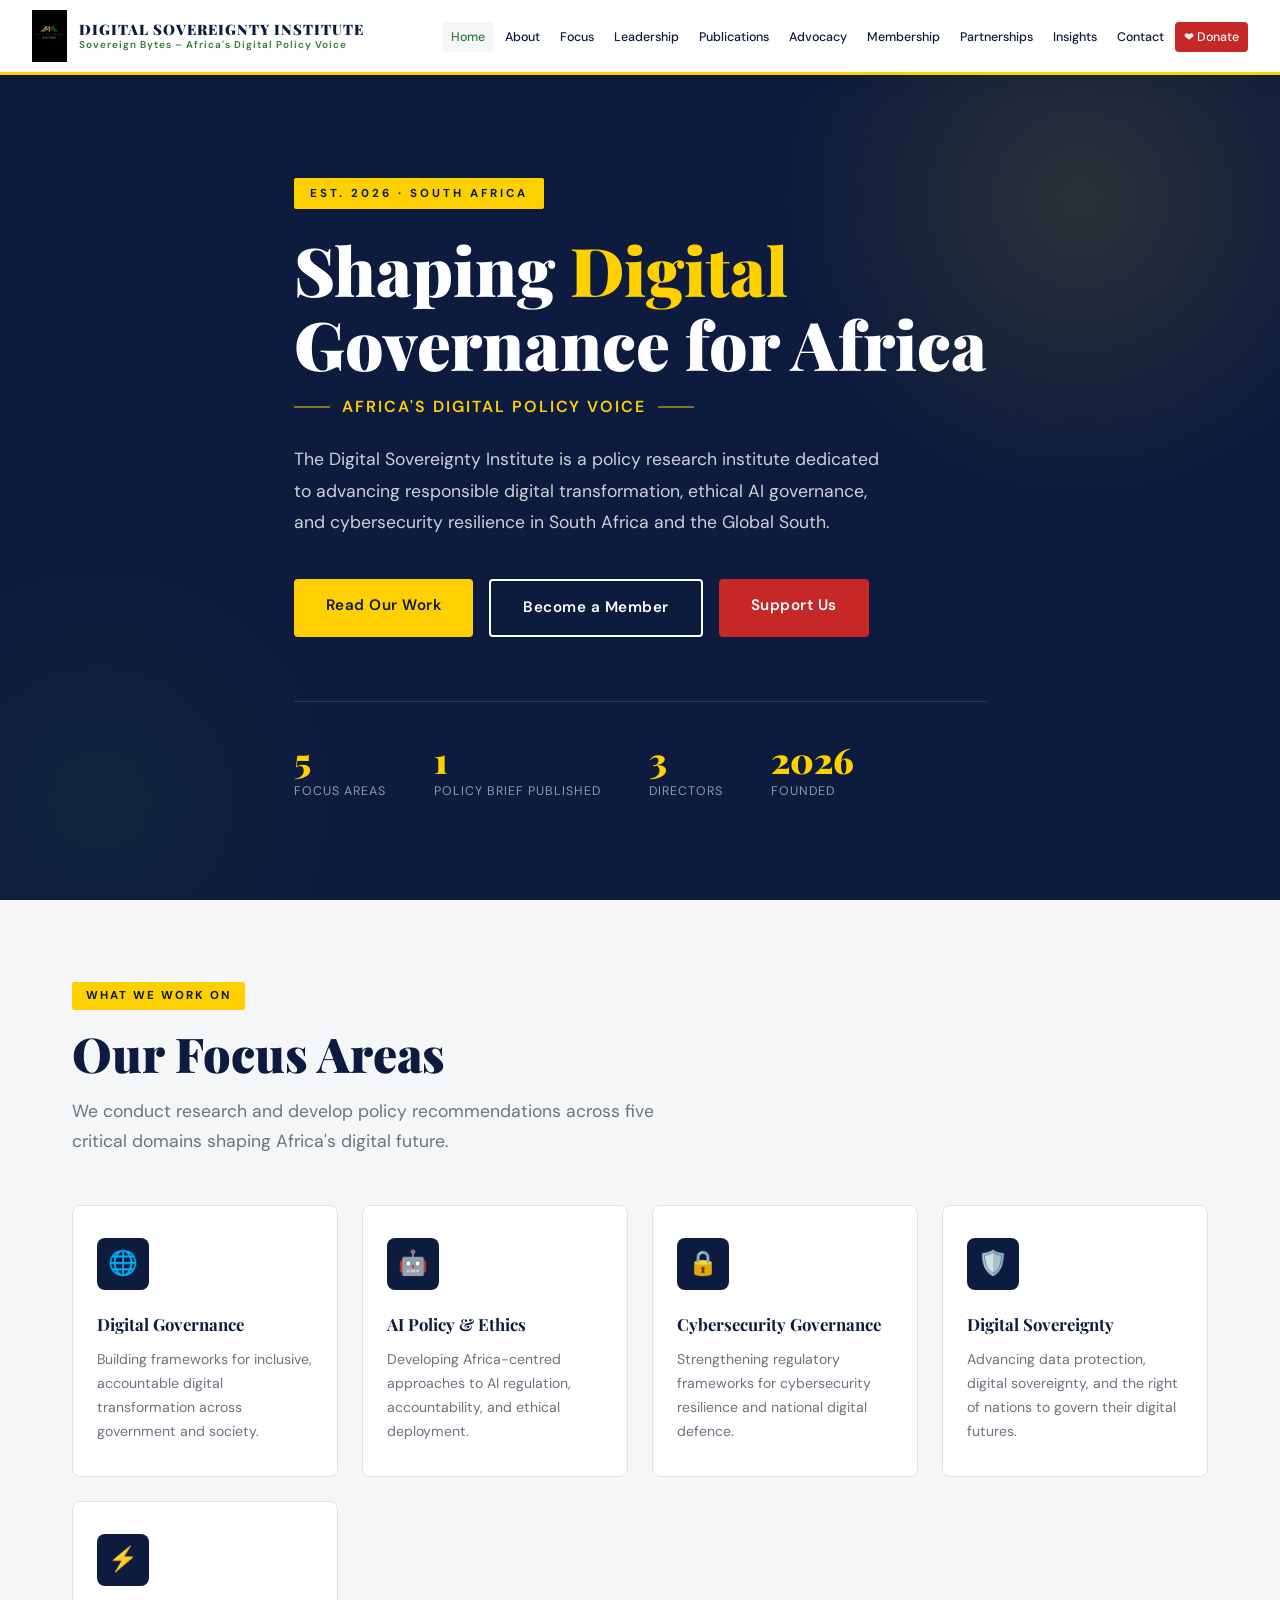
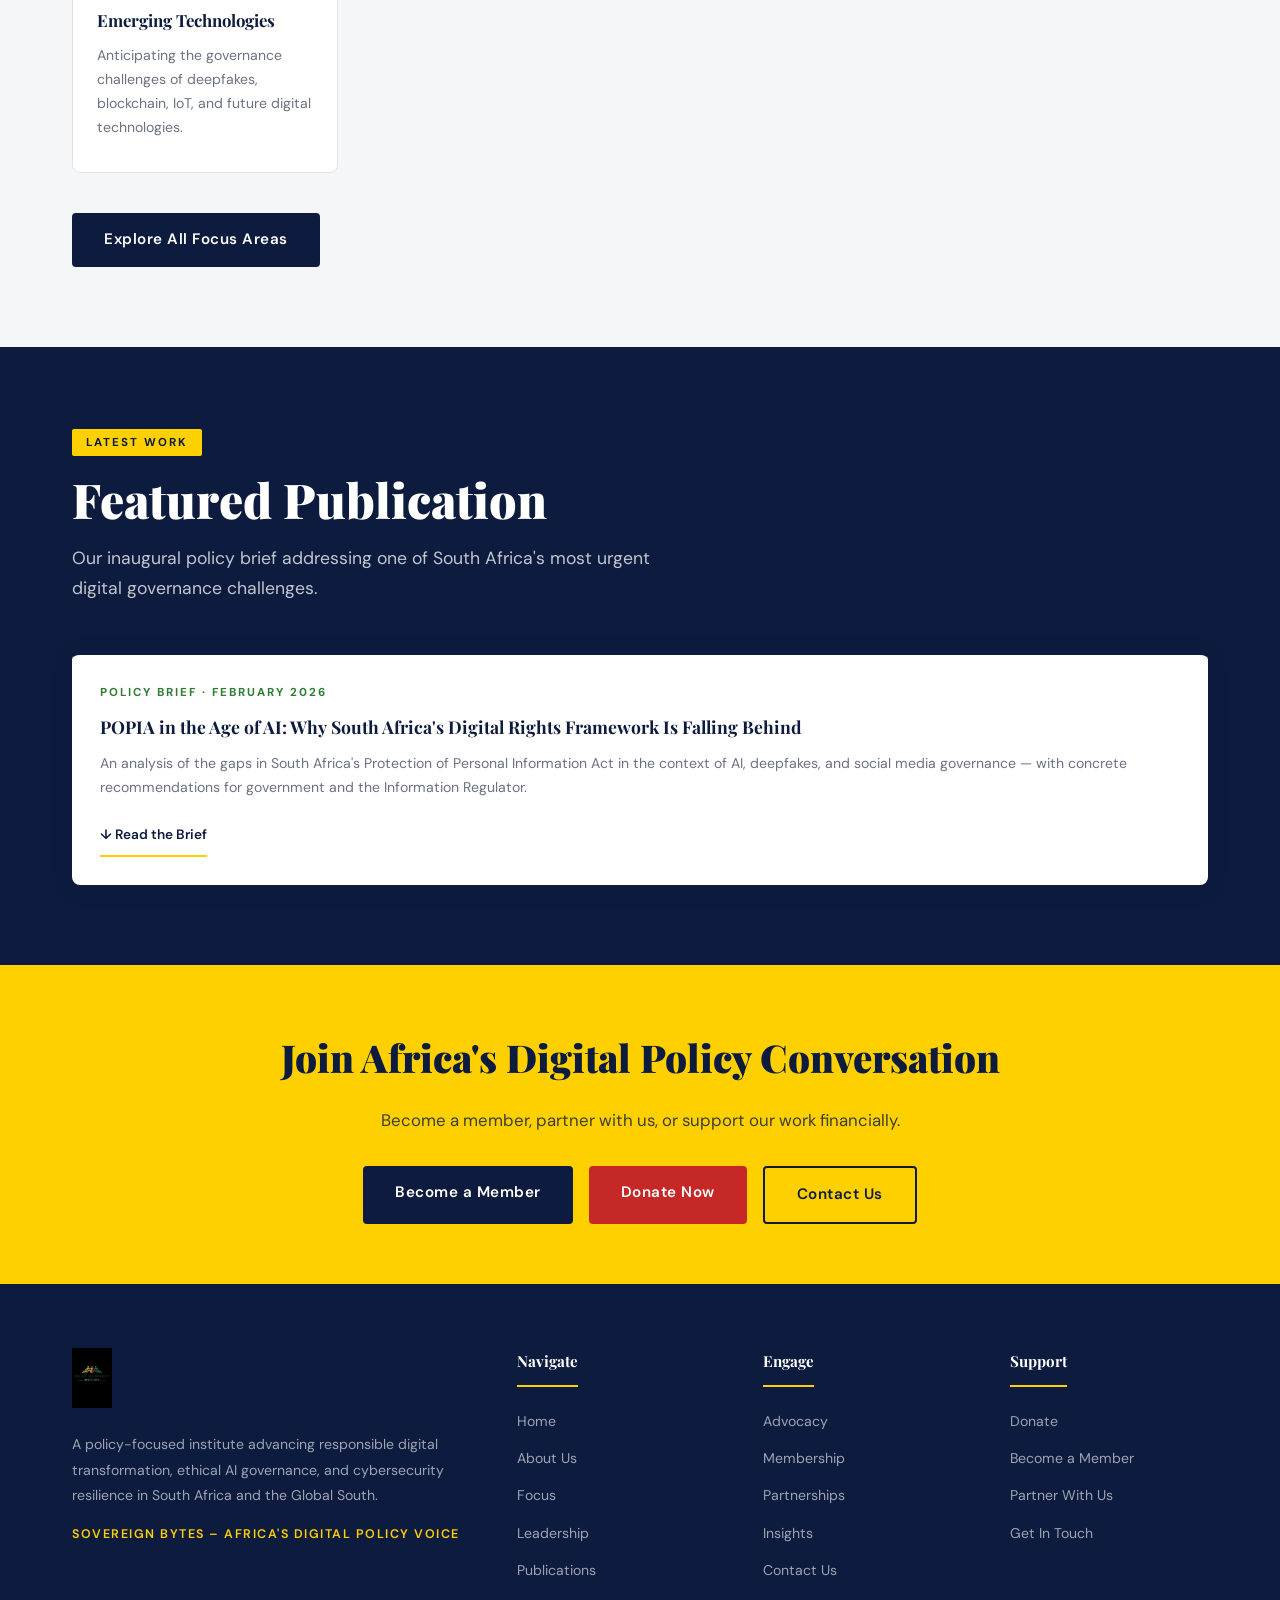
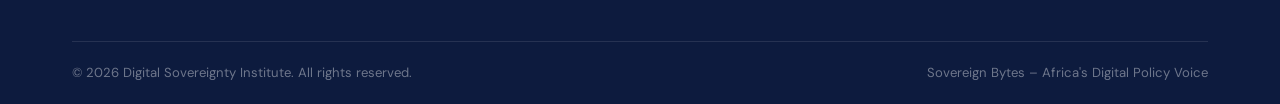
<file: index.html>
<!DOCTYPE html>
<html lang="en">
<head>
  <meta charset="UTF-8">
  <meta name="viewport" content="width=device-width, initial-scale=1.0">
  <title>Digital Sovereignty Institute |Africa's Digital Policy Voice</title>
  <link rel="stylesheet" href="css/style.css">
</head>
<body>
<div id="navbar-placeholder"></div>

<!-- HERO -->
<section class="hero">
  <div class="container">
    <div class="hero-content">
      <div class="hero-tag">Est. 2026 · South Africa</div>
      <h1>Shaping <span>Digital</span><br>Governance for Africa</h1>
      <div class="hero-tagline">Africa's Digital Policy Voice</div>
      <p>The Digital Sovereignty Institute is a policy research institute dedicated to advancing responsible digital transformation, ethical AI governance, and cybersecurity resilience in South Africa and the Global South.</p>
      <div class="hero-buttons">
        <a href="publications.html" class="btn btn-primary">Read Our Work</a>
        <a href="membership.html" class="btn btn-outline">Become a Member</a>
        <a href="donate.html" class="btn btn-donate">Support Us</a>
      </div>
      <div class="hero-stats">
        <div><div class="hero-stat-num">5</div><div class="hero-stat-label">Focus Areas</div></div>
        <div><div class="hero-stat-num">1</div><div class="hero-stat-label">Policy Brief Published</div></div>
        <div><div class="hero-stat-num">3</div><div class="hero-stat-label">Directors</div></div>
        <div><div class="hero-stat-num">2026</div><div class="hero-stat-label">Founded</div></div>
      </div>
    </div>
  </div>
</section>

<!-- FOCUS AREAS PREVIEW -->
<section class="section section-light">
  <div class="container">
    <div class="tag">What We Work On</div>
    <h2 class="section-title">Our Focus Areas</h2>
    <p class="section-sub">We conduct research and develop policy recommendations across five critical domains shaping Africa's digital future.</p>
    <div class="focus-grid">
      <div class="focus-card">
        <div class="focus-icon">🌐</div>
        <h3>Digital Governance</h3>
        <p>Building frameworks for inclusive, accountable digital transformation across government and society.</p>
      </div>
      <div class="focus-card">
        <div class="focus-icon">🤖</div>
        <h3>AI Policy & Ethics</h3>
        <p>Developing Africa-centred approaches to AI regulation, accountability, and ethical deployment.</p>
      </div>
      <div class="focus-card">
        <div class="focus-icon">🔒</div>
        <h3>Cybersecurity Governance</h3>
        <p>Strengthening regulatory frameworks for cybersecurity resilience and national digital defence.</p>
      </div>
      <div class="focus-card">
        <div class="focus-icon">🛡️</div>
        <h3>Digital Sovereignty</h3>
        <p>Advancing data protection, digital sovereignty, and the right of nations to govern their digital futures.</p>
      </div>
      <div class="focus-card">
        <div class="focus-icon">⚡</div>
        <h3>Emerging Technologies</h3>
        <p>Anticipating the governance challenges of deepfakes, blockchain, IoT, and future digital technologies.</p>
      </div>
    </div>
    <div style="margin-top:2.5rem;"><a href="focus-areas.html" class="btn btn-navy">Explore All Focus Areas</a></div>
  </div>
</section>

<!-- FEATURED PUBLICATION -->
<section class="section section-dark">
  <div class="container">
    <div class="tag">Latest Work</div>
    <h2 class="section-title light">Featured Publication</h2>
    <p class="section-sub light">Our inaugural policy brief addressing one of South Africa's most urgent digital governance challenges.</p>
    <div class="pub-grid">
      <div class="pub-card">
        <div class="pub-card-body">
          <div class="pub-type">Policy Brief · February 2026</div>
          <h3>POPIA in the Age of AI: Why South Africa's Digital Rights Framework Is Falling Behind</h3>
          <p>An analysis of the gaps in South Africa's Protection of Personal Information Act in the context of AI, deepfakes, and social media governance — with concrete recommendations for government and the Information Regulator.</p>
          <a href="publications.html" class="pub-download">↓ Read the Brief</a>
        </div>
      </div>
    </div>
  </div>
</section>

<!-- CTA -->
<div class="cta-strip">
  <div class="container">
    <h2>Join Africa's Digital Policy Conversation</h2>
    <p>Become a member, partner with us, or support our work financially.</p>
    <div class="cta-buttons">
      <a href="membership.html" class="btn btn-navy">Become a Member</a>
      <a href="donate.html" class="btn btn-donate">Donate Now</a>
      <a href="contact.html" class="btn btn-outline" style="color:var(--navy);border-color:var(--navy);">Contact Us</a>
    </div>
  </div>
</div>

<div id="footer-placeholder"></div>
<script src="js/components.js"></script>
<script src="js/main.js"></script>
</body>
</html>
</file>
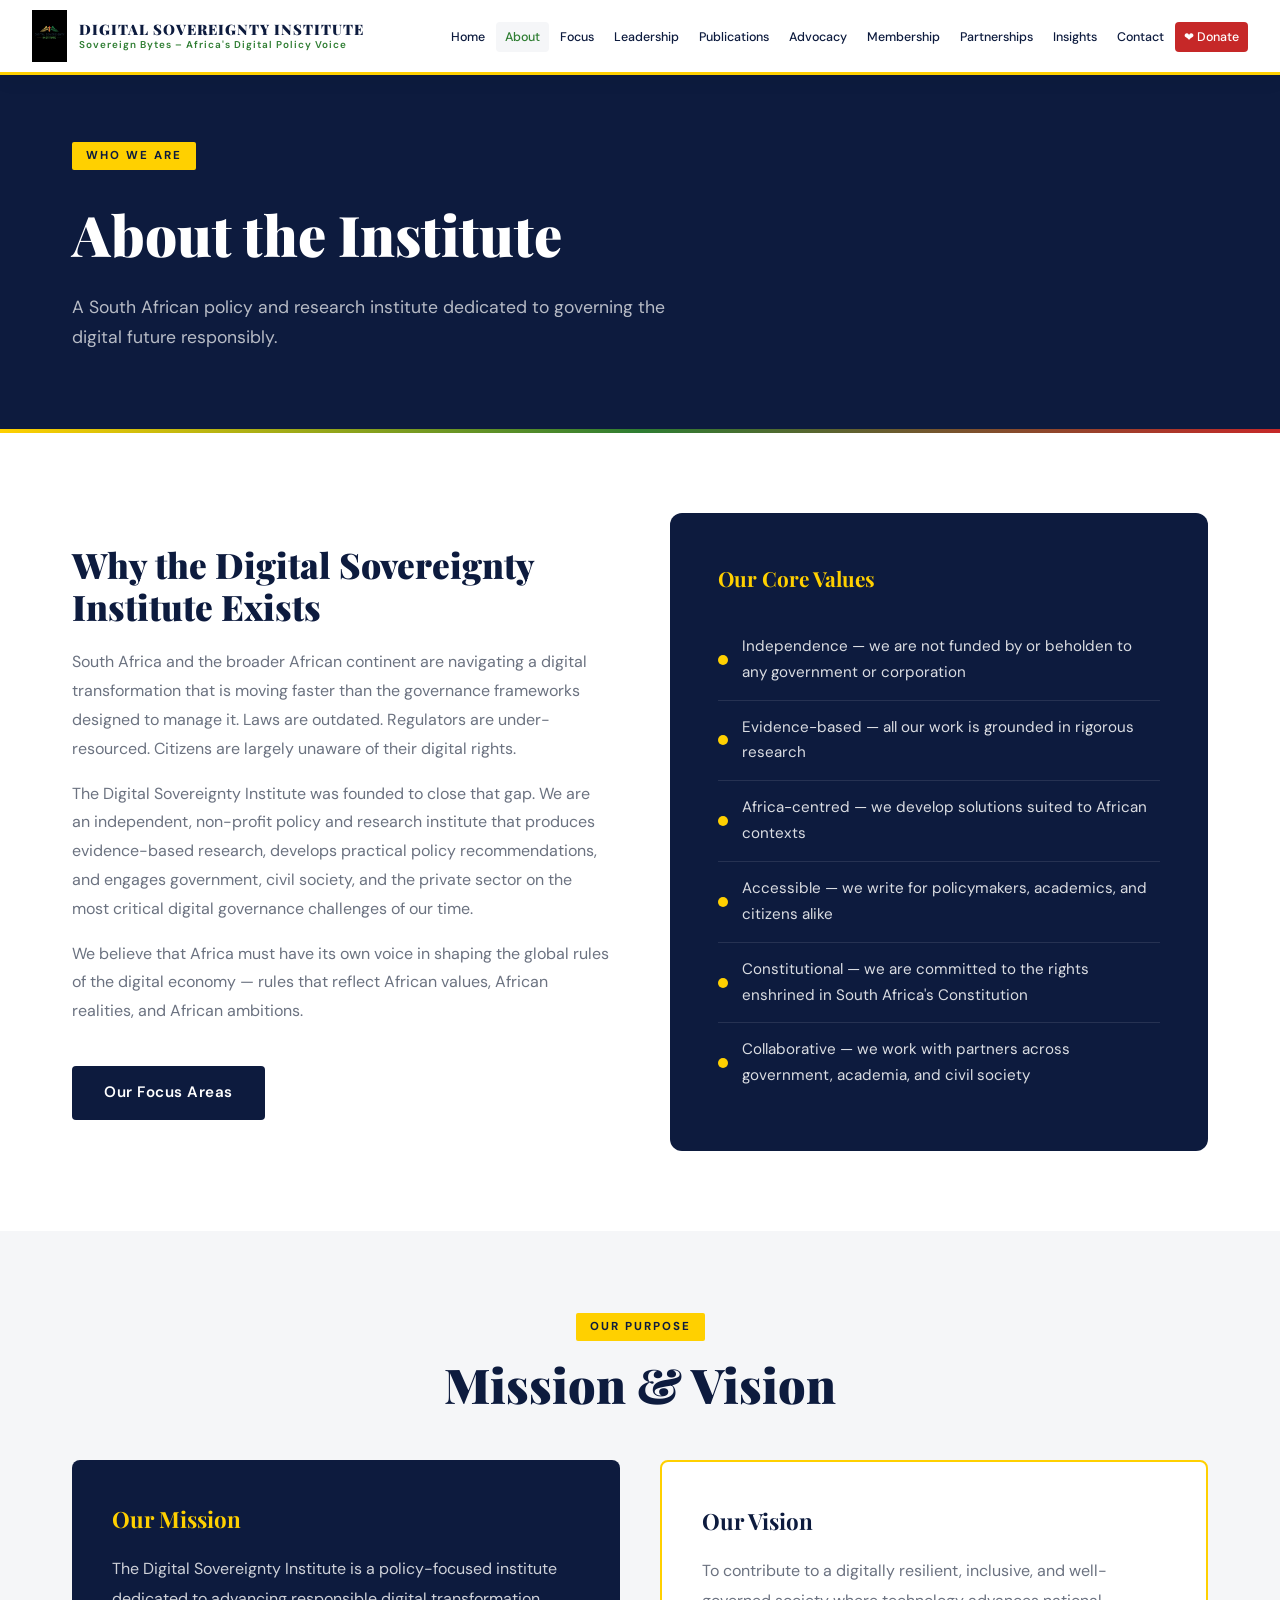
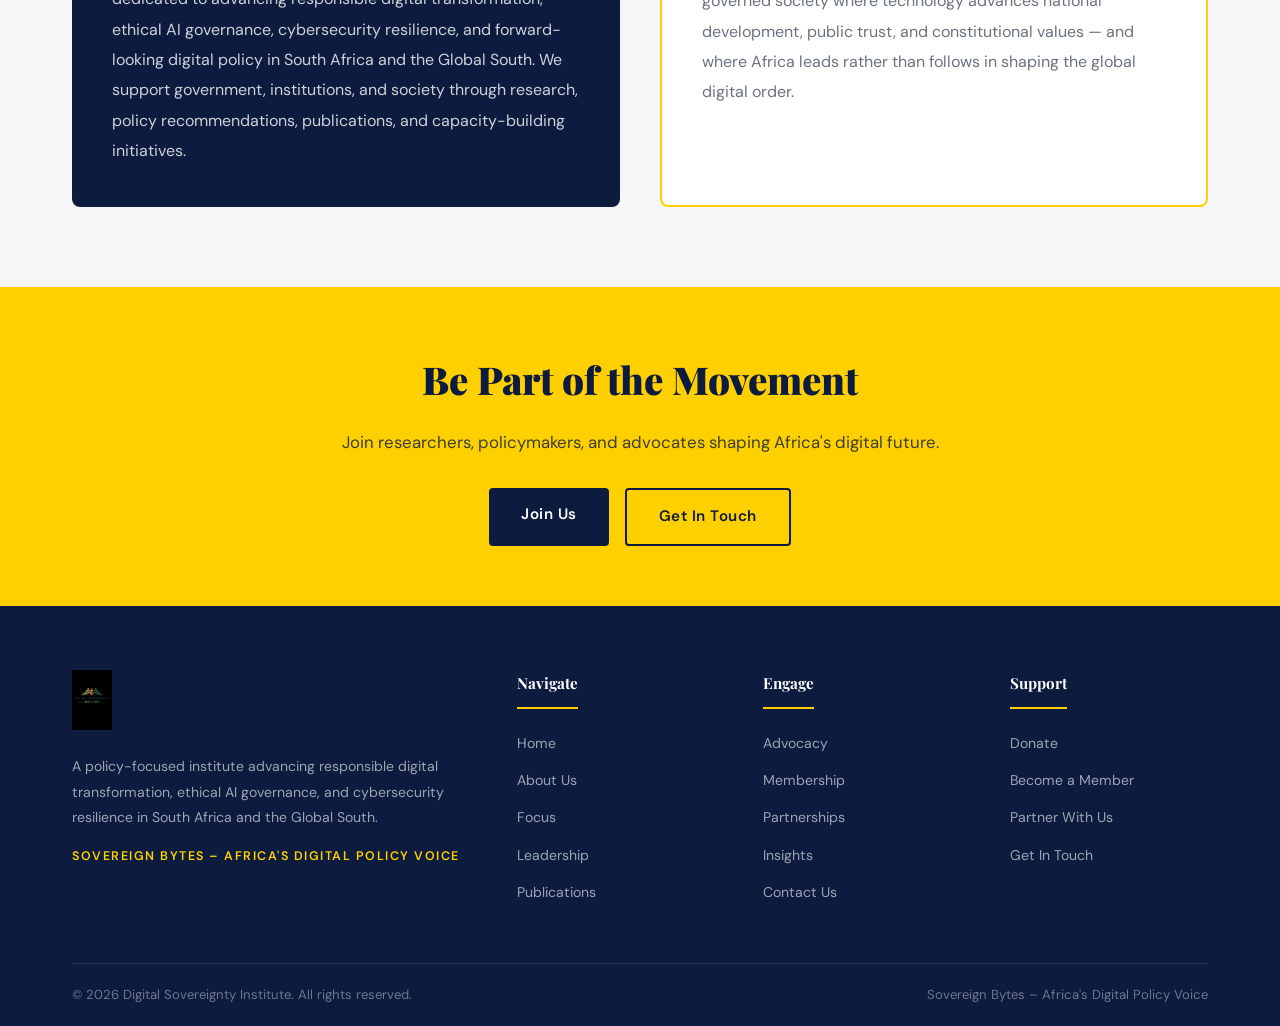
<file: about.html>
<!DOCTYPE html>
<html lang="en">
<head>
  <meta charset="UTF-8">
  <meta name="viewport" content="width=device-width, initial-scale=1.0">
  <title>About | Digital Sovereignty Institute</title>
  <link rel="stylesheet" href="css/style.css">
</head>
<body>
<div id="navbar-placeholder"></div>
<div class="page-header"><div class="container"><div class="tag">Who We Are</div><h1>About the Institute</h1><p>A South African policy and research institute dedicated to governing the digital future responsibly.</p></div></div>

<section class="section">
  <div class="container">
    <div class="mission-grid">
      <div class="mission-text">
        <h2>Why the Digital Sovereignty Institute Exists</h2>
        <p>South Africa and the broader African continent are navigating a digital transformation that is moving faster than the governance frameworks designed to manage it. Laws are outdated. Regulators are under-resourced. Citizens are largely unaware of their digital rights.</p>
        <p>The Digital Sovereignty Institute was founded to close that gap. We are an independent, non-profit policy and research institute that produces evidence-based research, develops practical policy recommendations, and engages government, civil society, and the private sector on the most critical digital governance challenges of our time.</p>
        <p>We believe that Africa must have its own voice in shaping the global rules of the digital economy — rules that reflect African values, African realities, and African ambitions.</p>
        <a href="focus-areas.html" class="btn btn-navy" style="margin-top:1.5rem;">Our Focus Areas</a>
      </div>
      <div class="mission-visual">
        <h3 style="font-family:var(--font-display);color:var(--yellow);font-size:1.3rem;margin-bottom:24px;">Our Core Values</h3>
        <ul class="value-list">
          <li><span class="value-dot"></span>Independence — we are not funded by or beholden to any government or corporation</li>
          <li><span class="value-dot"></span>Evidence-based — all our work is grounded in rigorous research</li>
          <li><span class="value-dot"></span>Africa-centred — we develop solutions suited to African contexts</li>
          <li><span class="value-dot"></span>Accessible — we write for policymakers, academics, and citizens alike</li>
          <li><span class="value-dot"></span>Constitutional — we are committed to the rights enshrined in South Africa's Constitution</li>
          <li><span class="value-dot"></span>Collaborative — we work with partners across government, academia, and civil society</li>
        </ul>
      </div>
    </div>
  </div>
</section>

<section class="section section-light">
  <div class="container text-center">
    <div class="tag">Our Purpose</div>
    <h2 class="section-title">Mission & Vision</h2>
    <div style="display:grid;grid-template-columns:1fr 1fr;gap:40px;margin-top:3rem;text-align:left;">
      <div style="background:var(--navy);padding:40px;border-radius:8px;">
        <h3 style="font-family:var(--font-display);color:var(--yellow);font-size:1.4rem;margin-bottom:16px;">Our Mission</h3>
        <p style="color:rgba(255,255,255,0.8);line-height:1.9;">The Digital Sovereignty Institute is a policy-focused institute dedicated to advancing responsible digital transformation, ethical AI governance, cybersecurity resilience, and forward-looking digital policy in South Africa and the Global South. We support government, institutions, and society through research, policy recommendations, publications, and capacity-building initiatives.</p>
      </div>
      <div style="background:var(--white);padding:40px;border-radius:8px;border:2px solid var(--yellow);">
        <h3 style="font-family:var(--font-display);color:var(--navy);font-size:1.4rem;margin-bottom:16px;">Our Vision</h3>
        <p style="color:var(--text-grey);line-height:1.9;">To contribute to a digitally resilient, inclusive, and well-governed society where technology advances national development, public trust, and constitutional values — and where Africa leads rather than follows in shaping the global digital order.</p>
      </div>
    </div>
  </div>
</section>

<div class="cta-strip"><div class="container"><h2>Be Part of the Movement</h2><p>Join researchers, policymakers, and advocates shaping Africa's digital future.</p><div class="cta-buttons"><a href="membership.html" class="btn btn-navy">Join Us</a><a href="contact.html" class="btn btn-outline" style="color:var(--navy);border-color:var(--navy);">Get In Touch</a></div></div></div>

<div id="footer-placeholder"></div>
<script src="js/components.js"></script>
<script src="js/main.js"></script>
</body>
</html>
</file>
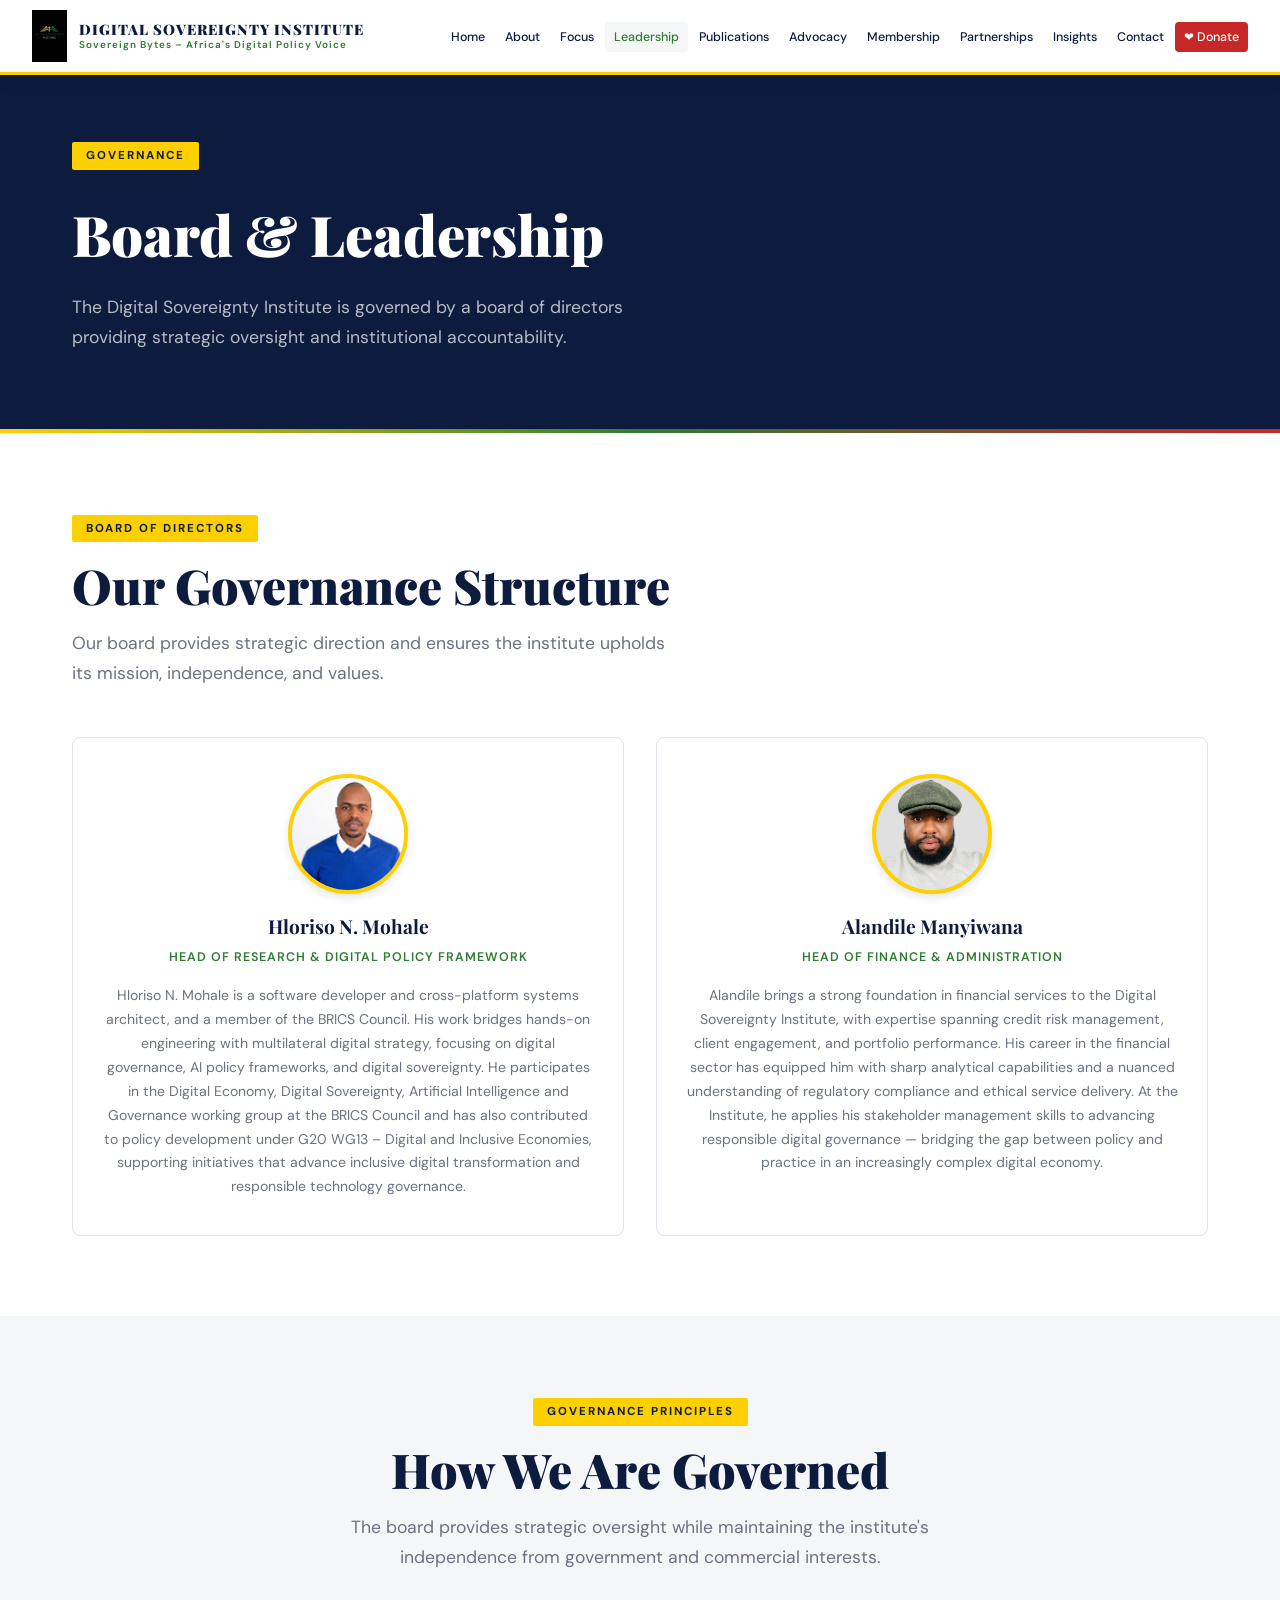
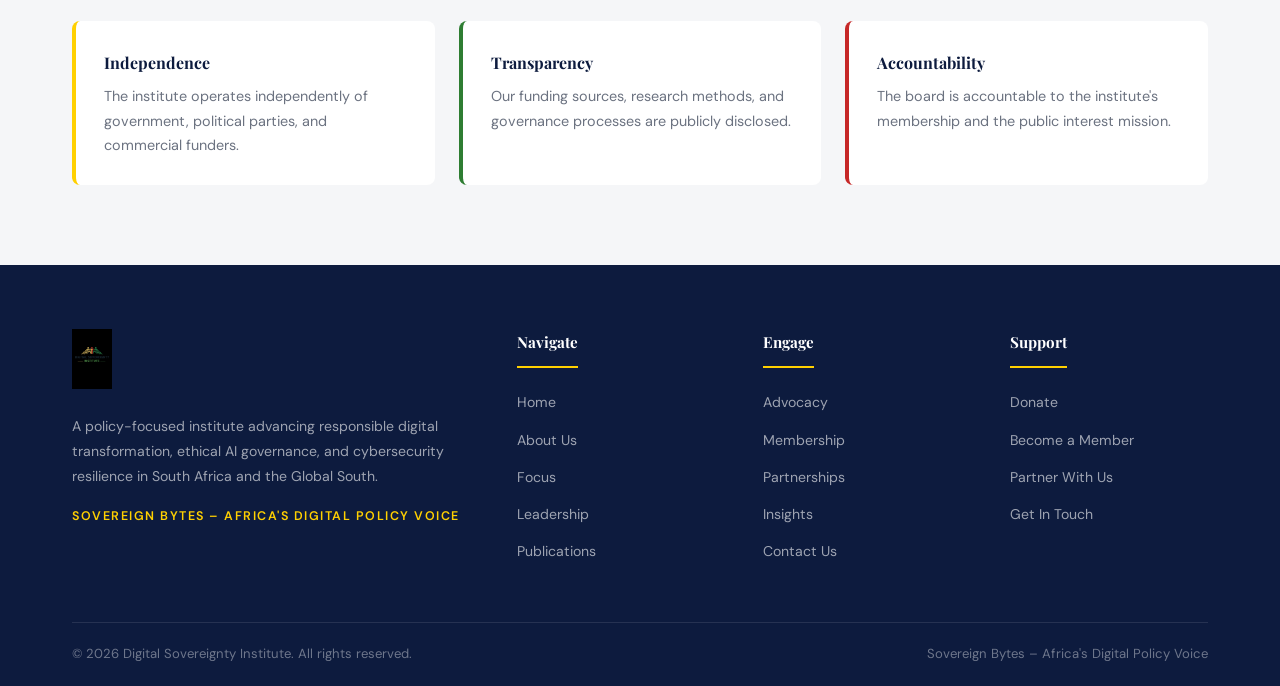
<file: board.html>
<!DOCTYPE html>
<html lang="en">
<head>
  <meta charset="UTF-8"><meta name="viewport" content="width=device-width, initial-scale=1.0">
  <title>Leadership | Digital Sovereignty Institute</title>
  <link rel="stylesheet" href="css/style.css">
</head>
<body>
<div id="navbar-placeholder"></div>
<div class="page-header"><div class="container"><div class="tag">Governance</div><h1>Board & Leadership</h1><p>The Digital Sovereignty Institute is governed by a board of directors providing strategic oversight and institutional accountability.</p></div></div>

<section class="section">
  <div class="container">
    <div class="tag">Board of Directors</div>
    <h2 class="section-title">Our Governance Structure</h2>
    <p class="section-sub">Our board provides strategic direction and ensures the institute upholds its mission, independence, and values.</p>
    <div class="board-grid">

     <div class="board-card">
  <div class="board-avatar">
    <img 
      src="images/Hloriso.png" 
      alt="Hloriso N. Mohale, Head of Research & Digital Policy Framework" 
      class="avatar-image">
  </div>
  <h3>Hloriso N. Mohale</h3>
  <div class="role">Head of Research & Digital Policy Framework</div>
  <p>Hloriso N. Mohale is a software developer and cross-platform systems architect, and a member of the BRICS Council. His work bridges hands-on engineering with multilateral digital strategy, focusing on digital governance, AI policy frameworks, and digital sovereignty.
     He participates in the Digital Economy, Digital Sovereignty, Artificial Intelligence and Governance working group at the BRICS Council and has also contributed to policy development under G20 WG13 – Digital and Inclusive Economies, supporting initiatives that advance inclusive digital transformation and responsible technology governance.</p>
</div>

    <div class="board-card">
  <div class="board-avatar">
    <img 
      src="images/Tshezi.png" 
      alt="Alandile Manyiwana, Head of Finance & Administration" 
      class="avatar-image">
  </div>
  <h3>Alandile Manyiwana</h3>
  <div class="role">Head of Finance & Administration</div>
  <p>Alandile brings a strong foundation in financial services to the Digital Sovereignty Institute, with expertise spanning credit risk management, client engagement, and portfolio performance. His career in the financial sector has equipped him with sharp analytical capabilities and a nuanced understanding of regulatory compliance and ethical service delivery. At the Institute, he applies his stakeholder management skills to advancing responsible digital governance — bridging the gap between policy and practice in an increasingly complex digital economy.</p>
</div>

      <!--<div class="board-card">
  <div class="board-avatar">
    <img 
      src="images/Bekezela.png" 
      alt="Bekezela Jamela, Head of Legal & Regulatory Affairs" 
      class="avatar-image">
  </div>
  <h3>Bekezela Jamela</h3>
  <div class="role">Head of Legal & Regulatory Affairs</div>
  <p>A digital governance practitioner and policy specialist with experience in public interest advocacy, digital rights, and regulatory policy in South Africa.</p>
</div>-->

    </div>
  </div>
</section>

<section class="section section-light">
  <div class="container text-center">
    <div class="tag">Governance Principles</div>
    <h2 class="section-title">How We Are Governed</h2>
    <p class="section-sub" style="margin:0 auto 3rem;">The board provides strategic oversight while maintaining the institute's independence from government and commercial interests.</p>
    <div style="display:grid;grid-template-columns:repeat(auto-fit,minmax(220px,1fr));gap:24px;text-align:left;">
      <div style="background:var(--white);padding:28px;border-radius:8px;border-left:4px solid var(--yellow);"><h4 style="color:var(--navy);margin-bottom:8px;font-family:var(--font-display);">Independence</h4><p style="font-size:0.9rem;color:var(--text-grey);">The institute operates independently of government, political parties, and commercial funders.</p></div>
      <div style="background:var(--white);padding:28px;border-radius:8px;border-left:4px solid var(--green);"><h4 style="color:var(--navy);margin-bottom:8px;font-family:var(--font-display);">Transparency</h4><p style="font-size:0.9rem;color:var(--text-grey);">Our funding sources, research methods, and governance processes are publicly disclosed.</p></div>
      <div style="background:var(--white);padding:28px;border-radius:8px;border-left:4px solid var(--red);"><h4 style="color:var(--navy);margin-bottom:8px;font-family:var(--font-display);">Accountability</h4><p style="font-size:0.9rem;color:var(--text-grey);">The board is accountable to the institute's membership and the public interest mission.</p></div>
    </div>
  </div>
</section>

<div id="footer-placeholder"></div>
<script src="js/components.js"></script>
<script src="js/main.js"></script>
</body>
</html>
</file>
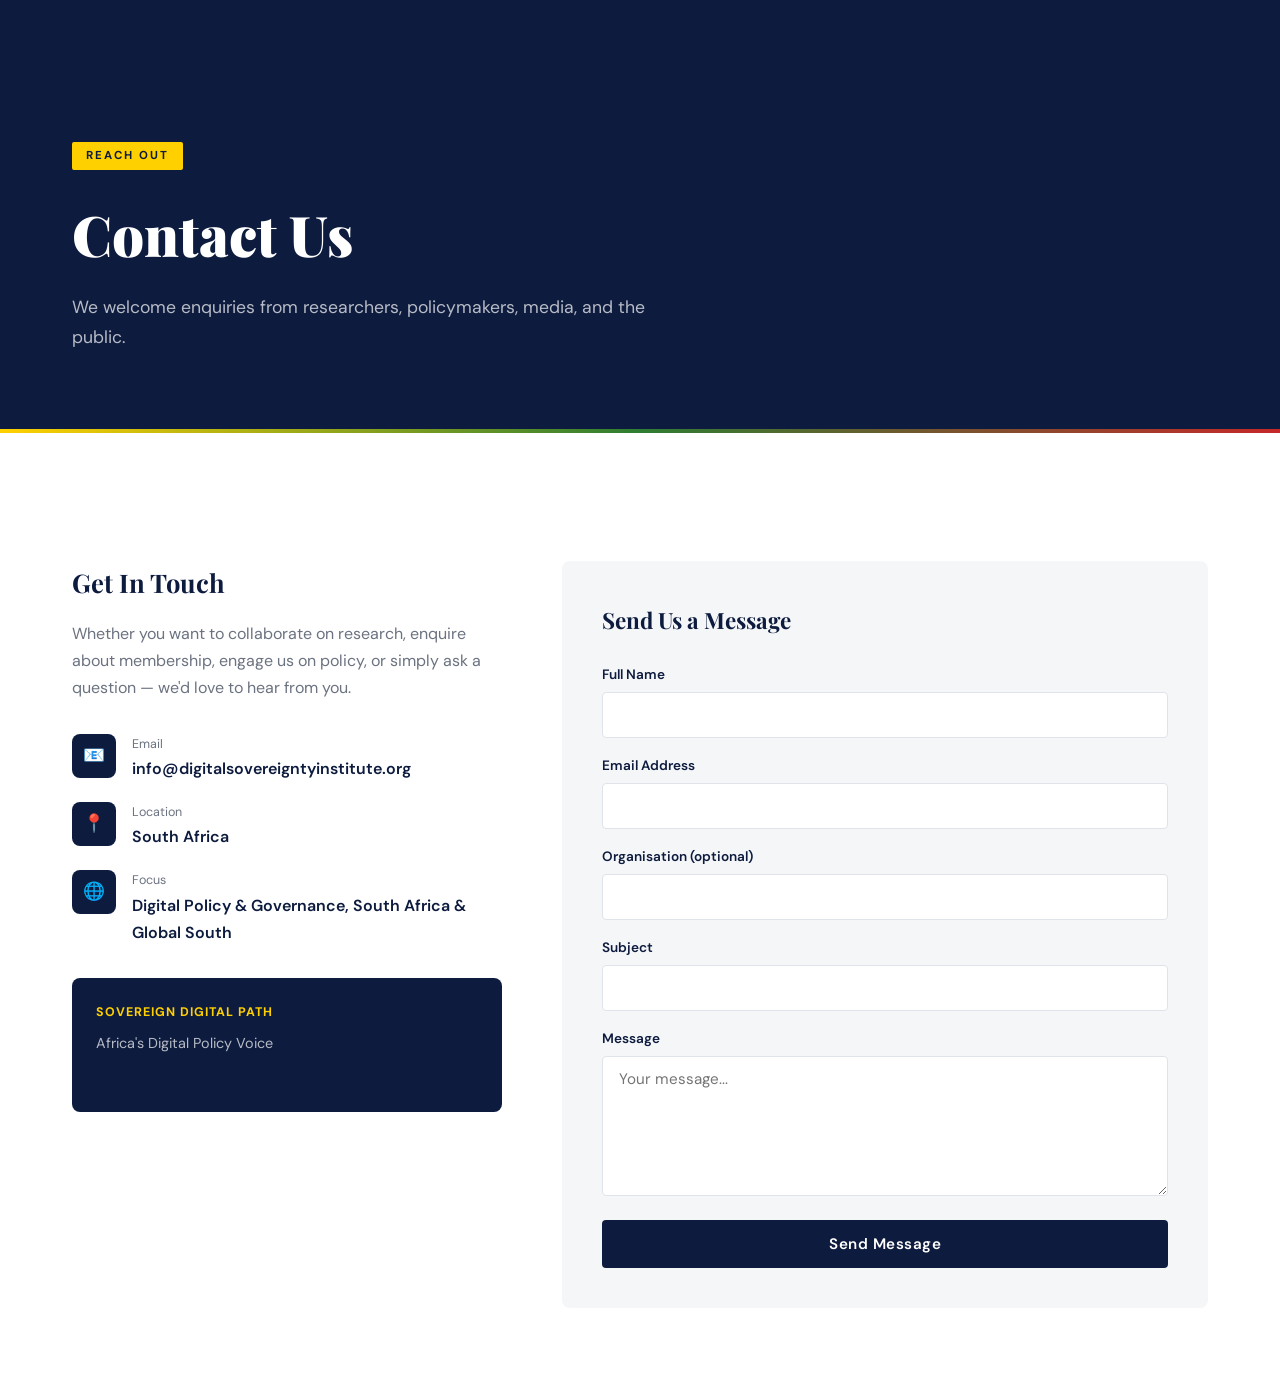
<file: contact.html>
<!DOCTYPE html>
<html lang="en">
<head>
  <meta charset="UTF-8"><meta name="viewport" content="width=device-width, initial-scale=1.0">
  <title>Contact | Digital Sovereignty Institute</title>
  <link rel="stylesheet" href="css/style.css">
</head>
<body>
<div id="navbar-placeholder"></div>
<div class="page-header"><div class="container"><div class="tag">Reach Out</div><h1>Contact Us</h1><p>We welcome enquiries from researchers, policymakers, media, and the public.</p></div></div>

<section class="section">
  <div class="container">
    <div class="contact-grid">
      <div class="contact-info">
        <h3>Get In Touch</h3>
        <p>Whether you want to collaborate on research, enquire about membership, engage us on policy, or simply ask a question — we'd love to hear from you.</p>
        <div class="contact-detail">
          <div class="contact-icon">📧</div>
          <div><div class="contact-label">Email</div><div class="contact-value">info@digitalsovereigntyinstitute.org</a></div></div>
        </div>
        <div class="contact-detail">
          <div class="contact-icon">📍</div>
          <div><div class="contact-label">Location</div><div class="contact-value">South Africa</div></div>
        </div>
        <div class="contact-detail">
          <div class="contact-icon">🌐</div>
          <div><div class="contact-label">Focus</div><div class="contact-value">Digital Policy & Governance, South Africa & Global South</div></div>
        </div>
        <div style="margin-top:32px;padding:24px;background:var(--navy);border-radius:8px;">
          <div style="font-size:0.78rem;color:var(--yellow);font-weight:700;letter-spacing:1px;text-transform:uppercase;margin-bottom:8px;">Sovereign Digital Path</div>
          <p style="color:rgba(255,255,255,0.7);font-size:0.9rem;line-height:1.7;">Africa's Digital Policy Voice</p>
        </div>
      </div>
      <div class="contact-form">
        <h3 style="font-family:var(--font-display);color:var(--navy);margin-bottom:24px;font-size:1.4rem;">Send Us a Message</h3>
        <form id="contactForm">
          <div class="form-group"><label>Full Name</label><input type="text" placeholder="Your full name" required></div>
          <div class="form-group"><label>Email Address</label><input type="email" placeholder="your@email.com" required></div>
          <div class="form-group"><label>Organisation (optional)</label><input type="text" placeholder="Your organisation"></div>
          <div class="form-group"><label>Subject</label><input type="text" placeholder="How can we help?" required></div>
          <div class="form-group"><label>Message</label><textarea placeholder="Your message..." required></textarea></div>
          <button type="submit" class="btn btn-navy" style="width:100%;">Send Message</button>
        </form>
      </div>
    </div>
  </div>
</file>
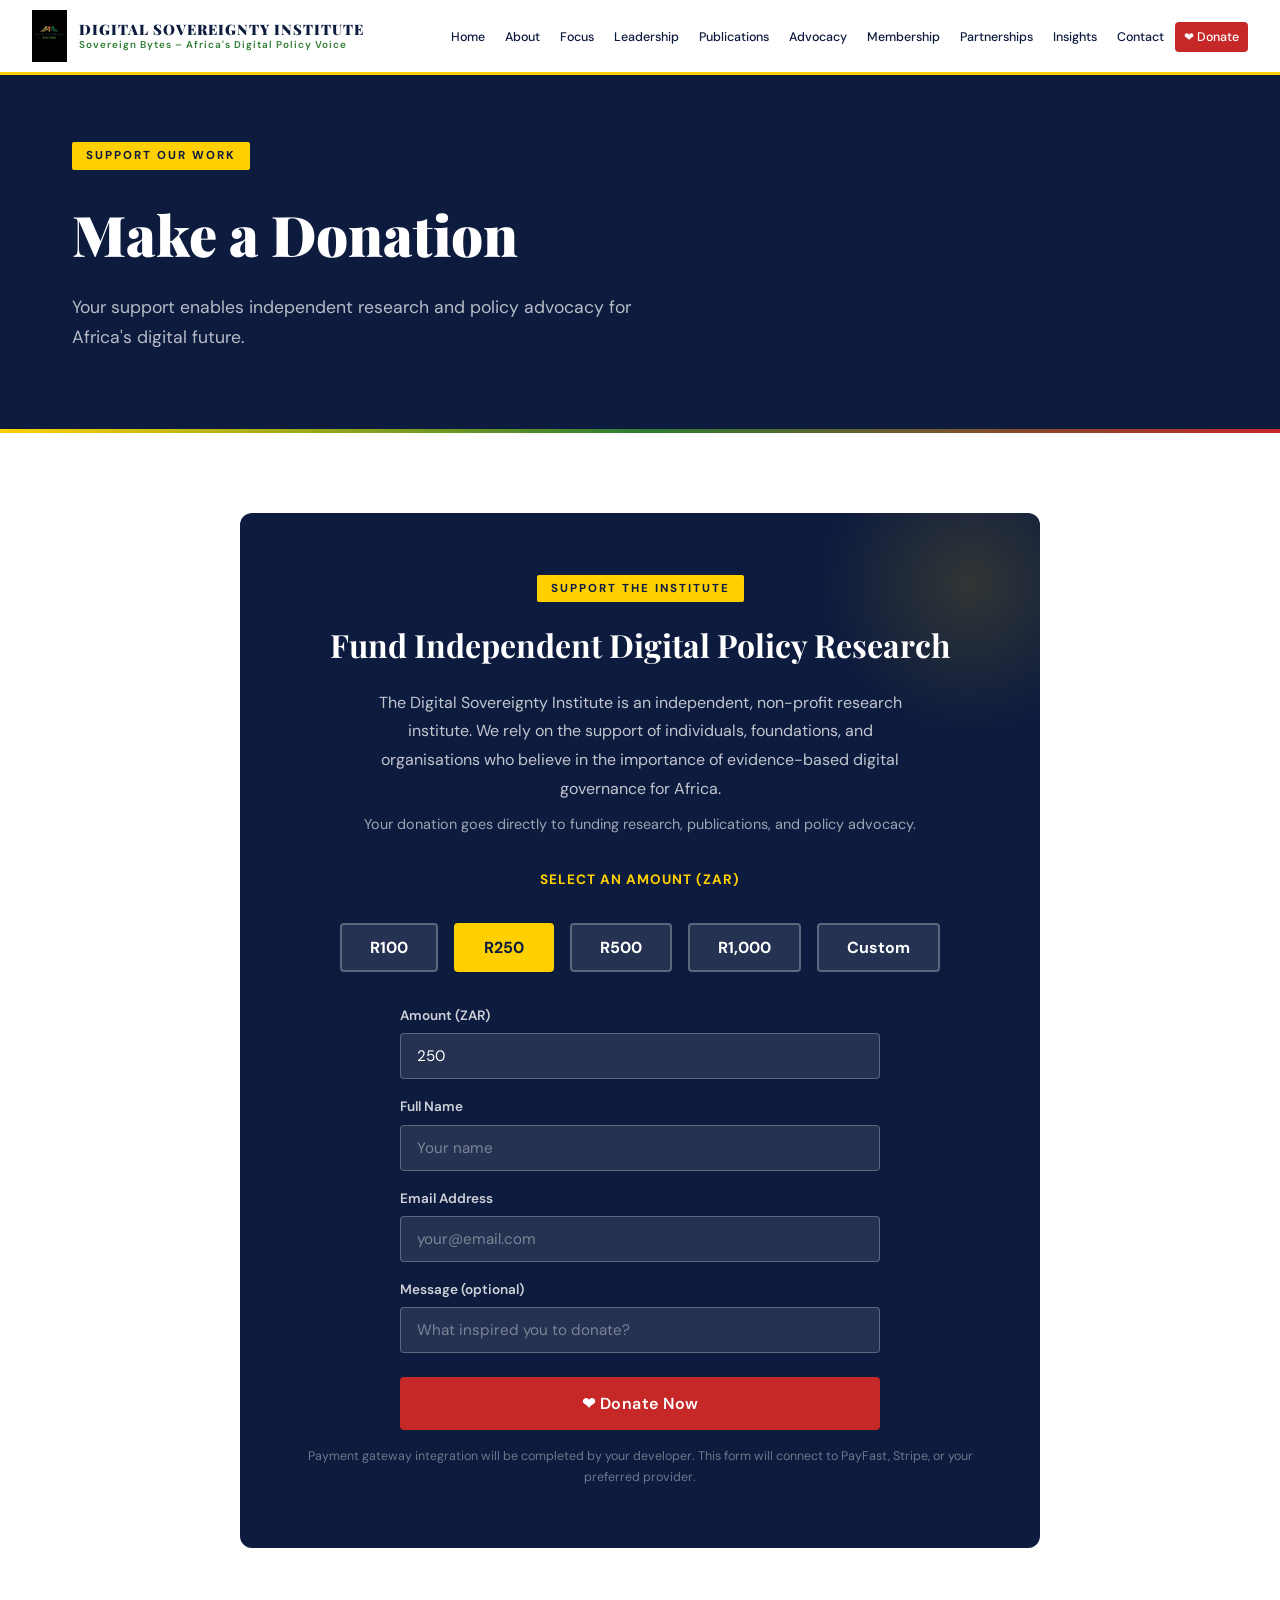
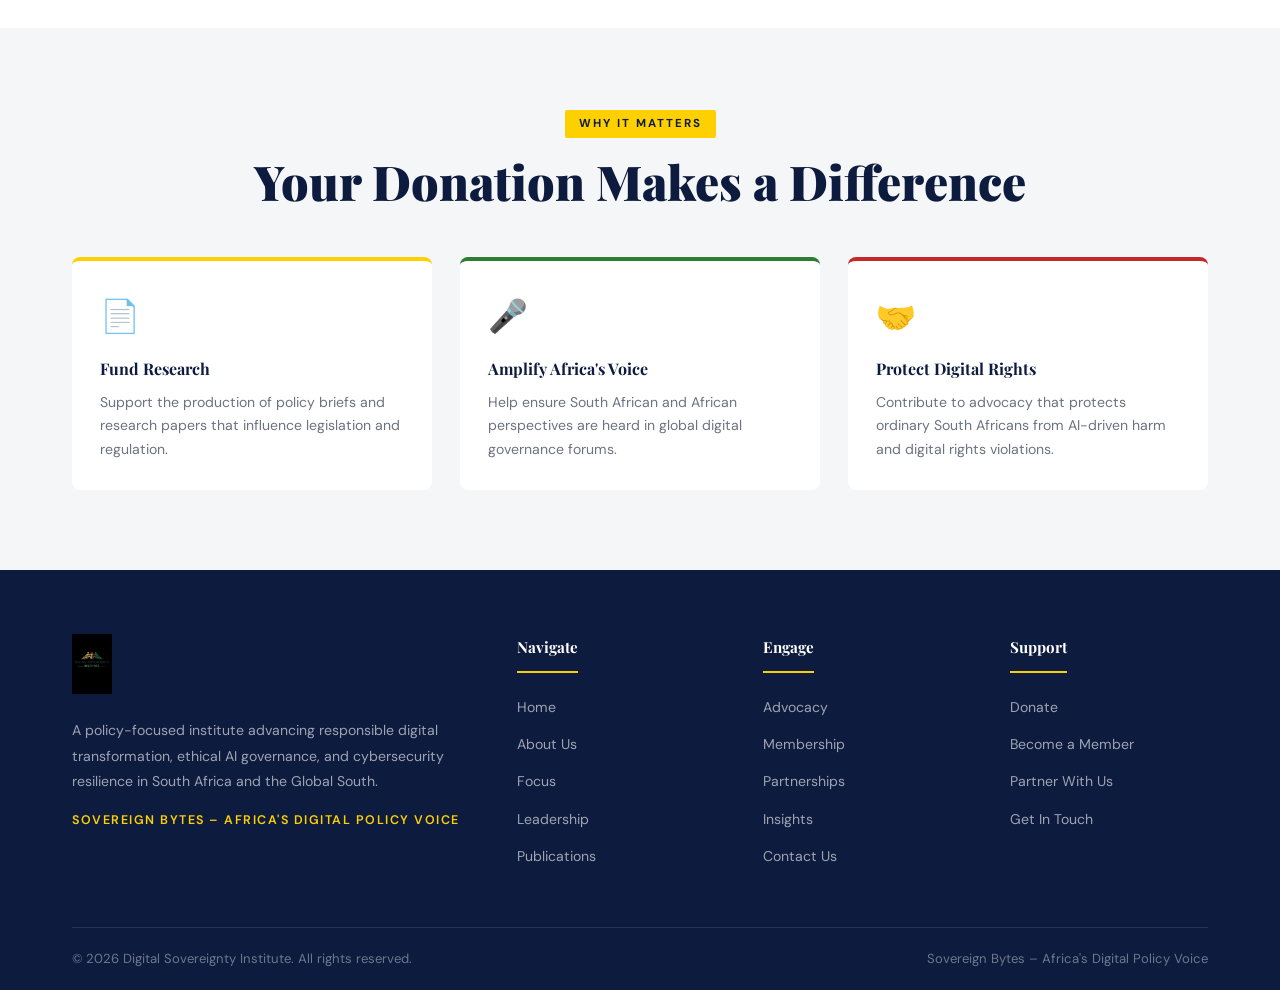
<file: donate.html>
<!DOCTYPE html>
<html lang="en">
<head>
  <meta charset="UTF-8"><meta name="viewport" content="width=device-width, initial-scale=1.0">
  <title>Donate | Digital Sovereignty Institute</title>
  <link rel="stylesheet" href="css/style.css">
</head>
<body>
<div id="navbar-placeholder"></div>
<div class="page-header"><div class="container"><div class="tag">Support Our Work</div><h1>Make a Donation</h1><p>Your support enables independent research and policy advocacy for Africa's digital future.</p></div></div>

<section class="section">
  <div class="container">
    <div style="max-width:800px;margin:0 auto;">
      <div class="donate-box">
        <div style="position:relative;z-index:2;">
          <div class="tag">Support the Institute</div>
          <h2 style="font-family:var(--font-display);font-size:2rem;color:var(--white);margin-bottom:16px;">Fund Independent Digital Policy Research</h2>
          <p style="color:rgba(255,255,255,0.75);max-width:540px;margin:0 auto 8px;line-height:1.8;">The Digital Sovereignty Institute is an independent, non-profit research institute. We rely on the support of individuals, foundations, and organisations who believe in the importance of evidence-based digital governance for Africa.</p>
          <p style="color:rgba(255,255,255,0.6);font-size:0.9rem;margin-bottom:32px;">Your donation goes directly to funding research, publications, and policy advocacy.</p>

          <h4 style="color:var(--yellow);font-size:0.85rem;letter-spacing:1px;text-transform:uppercase;margin-bottom:12px;">Select an Amount (ZAR)</h4>
          <div class="donate-amounts">
            <button class="donate-amount-btn" data-amount="100">R100</button>
            <button class="donate-amount-btn selected" data-amount="250">R250</button>
            <button class="donate-amount-btn" data-amount="500">R500</button>
            <button class="donate-amount-btn" data-amount="1000">R1,000</button>
            <button class="donate-amount-btn" data-amount="">Custom</button>
          </div>

          <form class="donate-form" id="donateForm">
            <div class="form-group"><label>Amount (ZAR)</label><input type="number" id="custom-amount" placeholder="250" value="250" required></div>
            <div class="form-group"><label>Full Name</label><input type="text" placeholder="Your name" required></div>
            <div class="form-group"><label>Email Address</label><input type="email" placeholder="your@email.com" required></div>
            <div class="form-group"><label>Message (optional)</label><input type="text" placeholder="What inspired you to donate?"></div>
            <button type="submit" class="btn btn-donate" style="width:100%;margin-top:8px;font-size:1rem;padding:16px;">❤ Donate Now</button>
          </form>
          <p style="color:rgba(255,255,255,0.4);font-size:0.78rem;margin-top:16px;">Payment gateway integration will be completed by your developer. This form will connect to PayFast, Stripe, or your preferred provider.</p>
        </div>
      </div>
    </div>
  </div>
</section>

<section class="section section-light">
  <div class="container text-center">
    <div class="tag">Why It Matters</div>
    <h2 class="section-title">Your Donation Makes a Difference</h2>
    <div style="display:grid;grid-template-columns:repeat(auto-fit,minmax(220px,1fr));gap:28px;margin-top:3rem;text-align:left;">
      <div style="background:var(--white);padding:28px;border-radius:8px;border-top:4px solid var(--yellow);"><div style="font-size:2rem;margin-bottom:12px;">📄</div><h4 style="color:var(--navy);margin-bottom:8px;font-family:var(--font-display);">Fund Research</h4><p style="font-size:0.88rem;color:var(--text-grey);">Support the production of policy briefs and research papers that influence legislation and regulation.</p></div>
      <div style="background:var(--white);padding:28px;border-radius:8px;border-top:4px solid var(--green);"><div style="font-size:2rem;margin-bottom:12px;">🎤</div><h4 style="color:var(--navy);margin-bottom:8px;font-family:var(--font-display);">Amplify Africa's Voice</h4><p style="font-size:0.88rem;color:var(--text-grey);">Help ensure South African and African perspectives are heard in global digital governance forums.</p></div>
      <div style="background:var(--white);padding:28px;border-radius:8px;border-top:4px solid var(--red);"><div style="font-size:2rem;margin-bottom:12px;">🤝</div><h4 style="color:var(--navy);margin-bottom:8px;font-family:var(--font-display);">Protect Digital Rights</h4><p style="font-size:0.88rem;color:var(--text-grey);">Contribute to advocacy that protects ordinary South Africans from AI-driven harm and digital rights violations.</p></div>
    </div>
  </div>
</section>

<div id="footer-placeholder"></div>
<script src="js/components.js"></script><script src="js/main.js"></script>
</body></html>
</file>
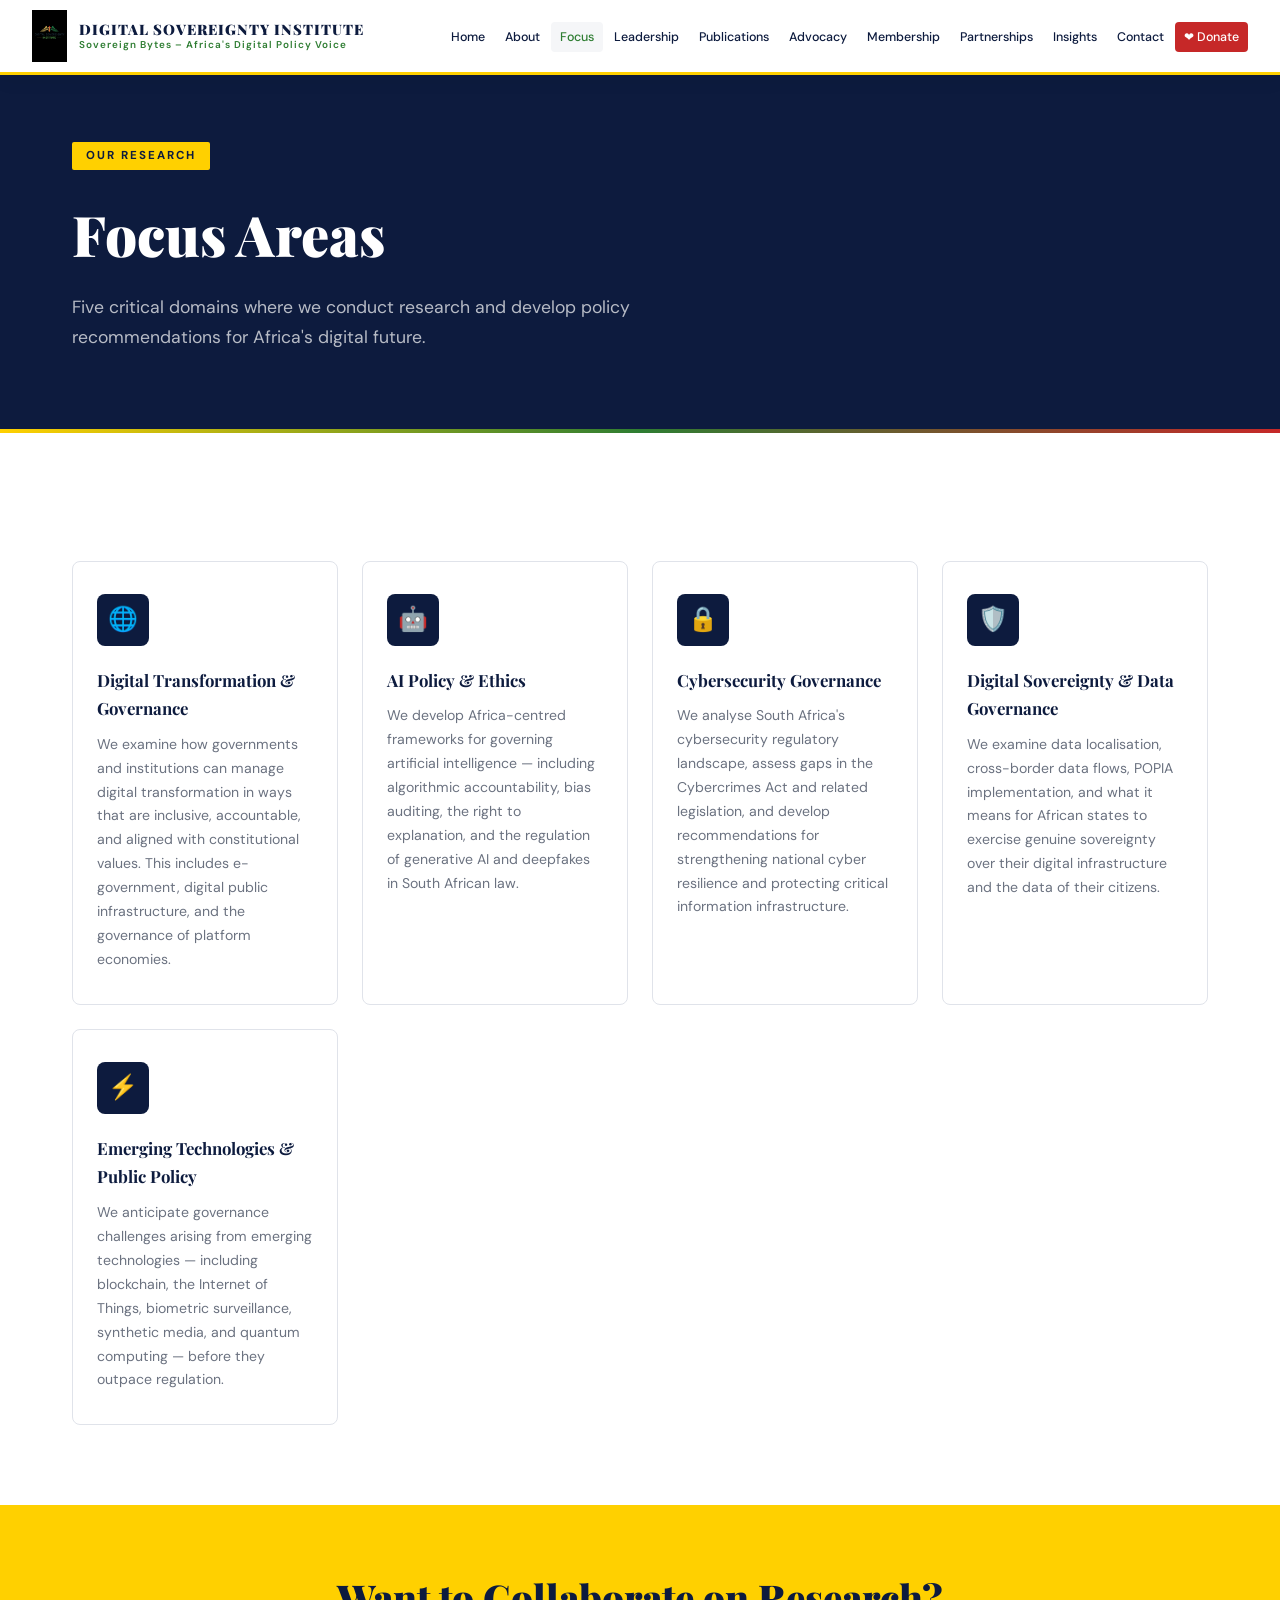
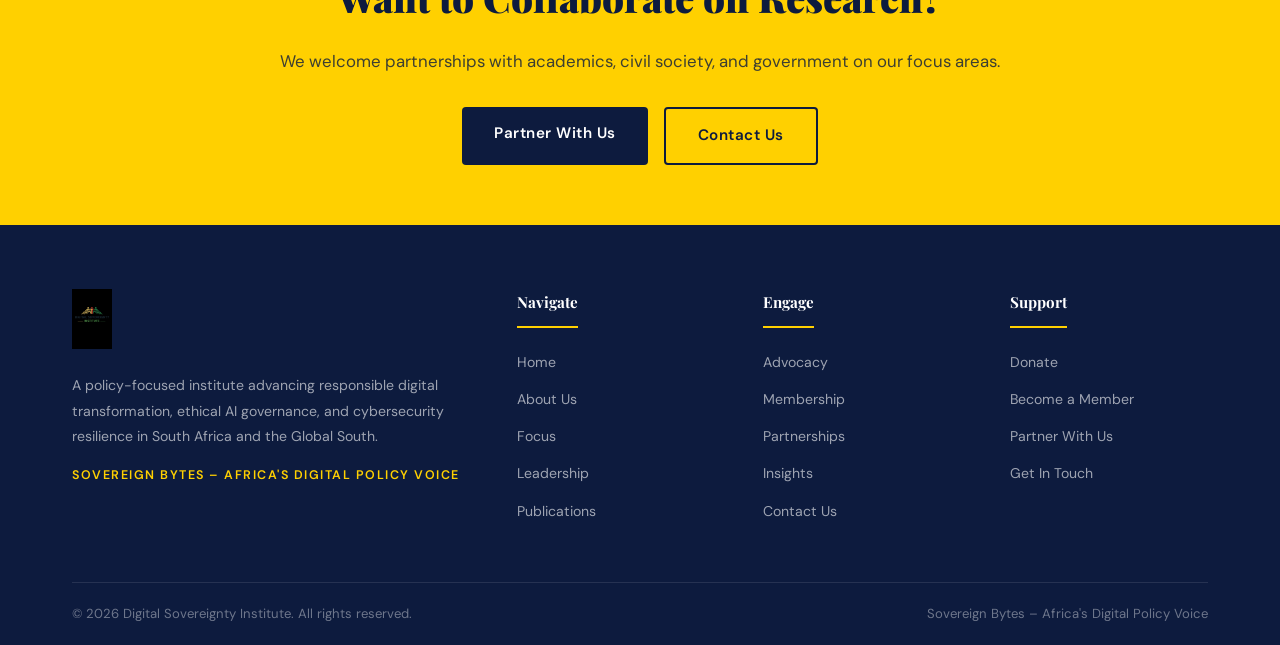
<file: focus-areas.html>
<!DOCTYPE html>
<html lang="en">
<head>
  <meta charset="UTF-8"><meta name="viewport" content="width=device-width, initial-scale=1.0">
  <title>Focus Areas | Digital Sovereignty Institute</title>
  <link rel="stylesheet" href="css/style.css">
</head>
<body>
<div id="navbar-placeholder"></div>
<div class="page-header"><div class="container"><div class="tag">Our Research</div><h1>Focus Areas</h1><p>Five critical domains where we conduct research and develop policy recommendations for Africa's digital future.</p></div></div>

<section class="section">
  <div class="container">
    <div class="focus-grid">
      <div class="focus-card"><div class="focus-icon">🌐</div><h3>Digital Transformation & Governance</h3><p>We examine how governments and institutions can manage digital transformation in ways that are inclusive, accountable, and aligned with constitutional values. This includes e-government, digital public infrastructure, and the governance of platform economies.</p></div>
      <div class="focus-card"><div class="focus-icon">🤖</div><h3>AI Policy & Ethics</h3><p>We develop Africa-centred frameworks for governing artificial intelligence — including algorithmic accountability, bias auditing, the right to explanation, and the regulation of generative AI and deepfakes in South African law.</p></div>
      <div class="focus-card"><div class="focus-icon">🔒</div><h3>Cybersecurity Governance</h3><p>We analyse South Africa's cybersecurity regulatory landscape, assess gaps in the Cybercrimes Act and related legislation, and develop recommendations for strengthening national cyber resilience and protecting critical information infrastructure.</p></div>
      <div class="focus-card"><div class="focus-icon">🛡️</div><h3>Digital Sovereignty & Data Governance</h3><p>We examine data localisation, cross-border data flows, POPIA implementation, and what it means for African states to exercise genuine sovereignty over their digital infrastructure and the data of their citizens.</p></div>
      <div class="focus-card"><div class="focus-icon">⚡</div><h3>Emerging Technologies & Public Policy</h3><p>We anticipate governance challenges arising from emerging technologies — including blockchain, the Internet of Things, biometric surveillance, synthetic media, and quantum computing — before they outpace regulation.</p></div>
    </div>
  </div>
</section>

<div class="cta-strip"><div class="container"><h2>Want to Collaborate on Research?</h2><p>We welcome partnerships with academics, civil society, and government on our focus areas.</p><div class="cta-buttons"><a href="partnerships.html" class="btn btn-navy">Partner With Us</a><a href="contact.html" class="btn btn-outline" style="color:var(--navy);border-color:var(--navy);">Contact Us</a></div></div></div>

<div id="footer-placeholder"></div>
<script src="js/components.js"></script><script src="js/main.js"></script>
</body></html>
</file>
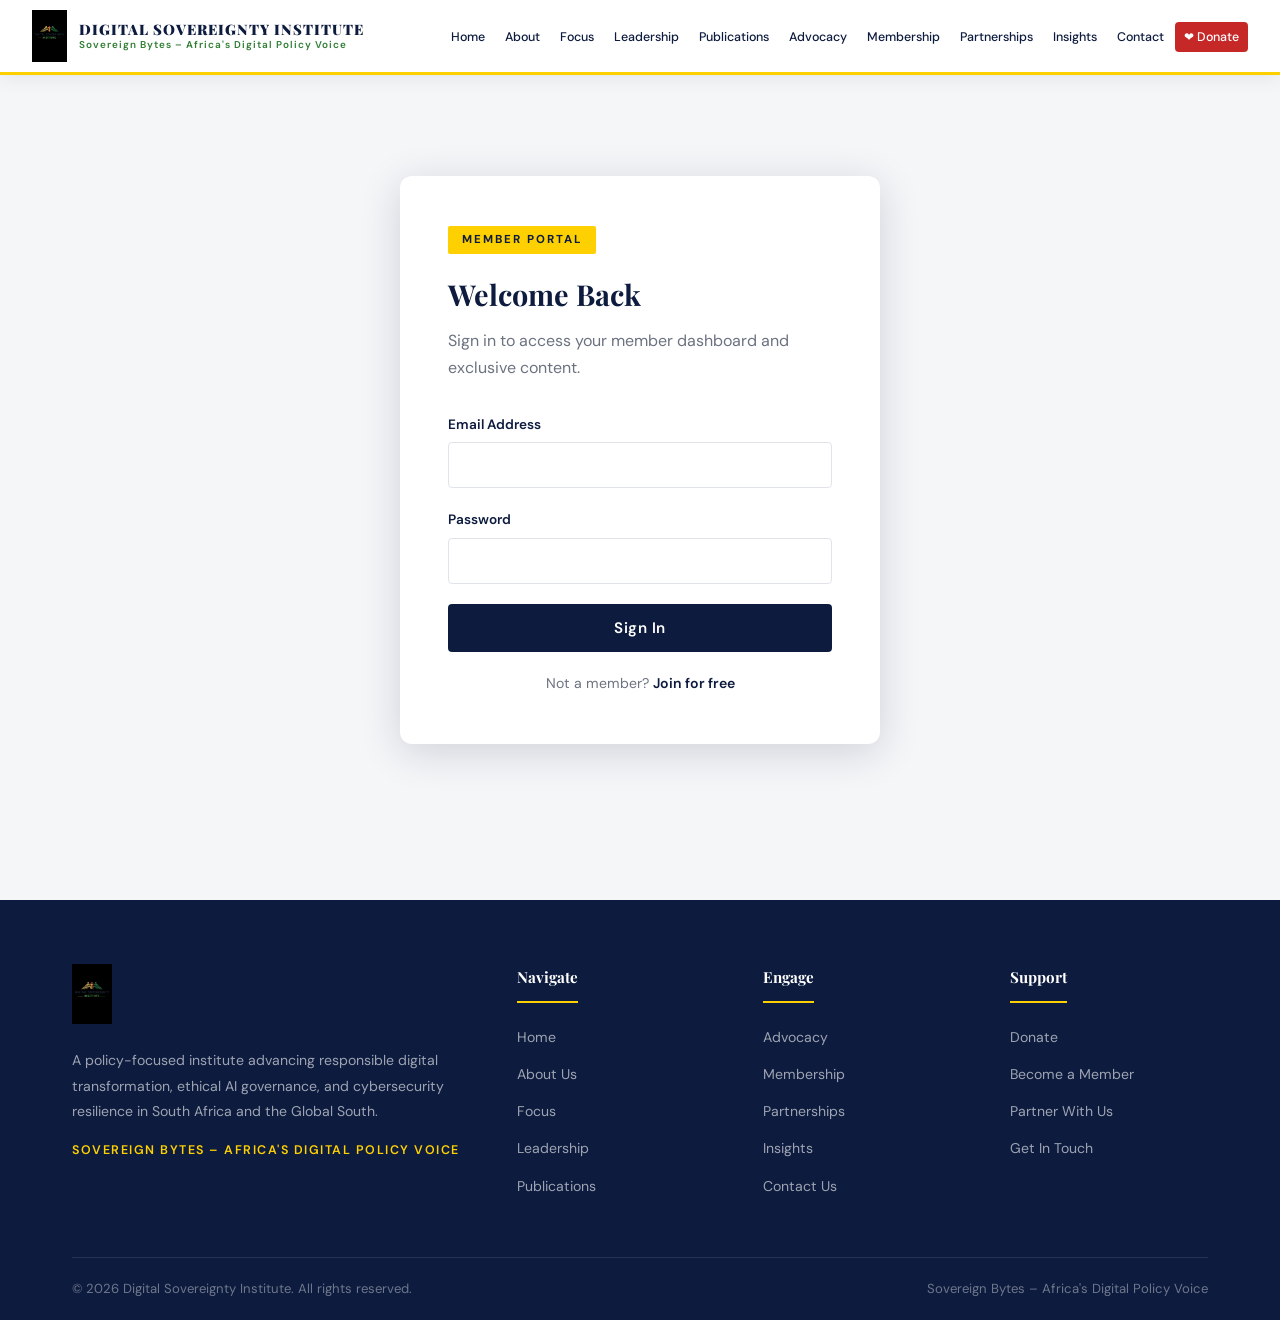
<file: login.html>
<!DOCTYPE html>
<html lang="en">
<head>
  <meta charset="UTF-8"><meta name="viewport" content="width=device-width, initial-scale=1.0">
  <title>Member Login | Digital Sovereignty Institute</title>
  <link rel="stylesheet" href="css/style.css">
</head>
<body>
<div id="navbar-placeholder"></div>
<section class="auth-section">
  <div class="container">
    <div class="auth-box">
      <div class="tag">Member Portal</div>
      <h2>Welcome Back</h2>
      <p>Sign in to access your member dashboard and exclusive content.</p>
      <form class="auth-form" id="loginForm">
        <div class="form-group"><label>Email Address</label><input type="email" placeholder="your@email.com" required></div>
        <div class="form-group"><label>Password</label><input type="password" placeholder="Your password" required></div>
        <button type="submit" class="btn btn-navy" style="width:100%;">Sign In</button>
      </form>
      <div class="auth-switch">Not a member? <a href="membership.html">Join for free</a></div>
    </div>
  </div>
</section>
<div id="footer-placeholder"></div>
<script src="js/components.js"></script><script src="js/main.js"></script>
</body></html>
</file>
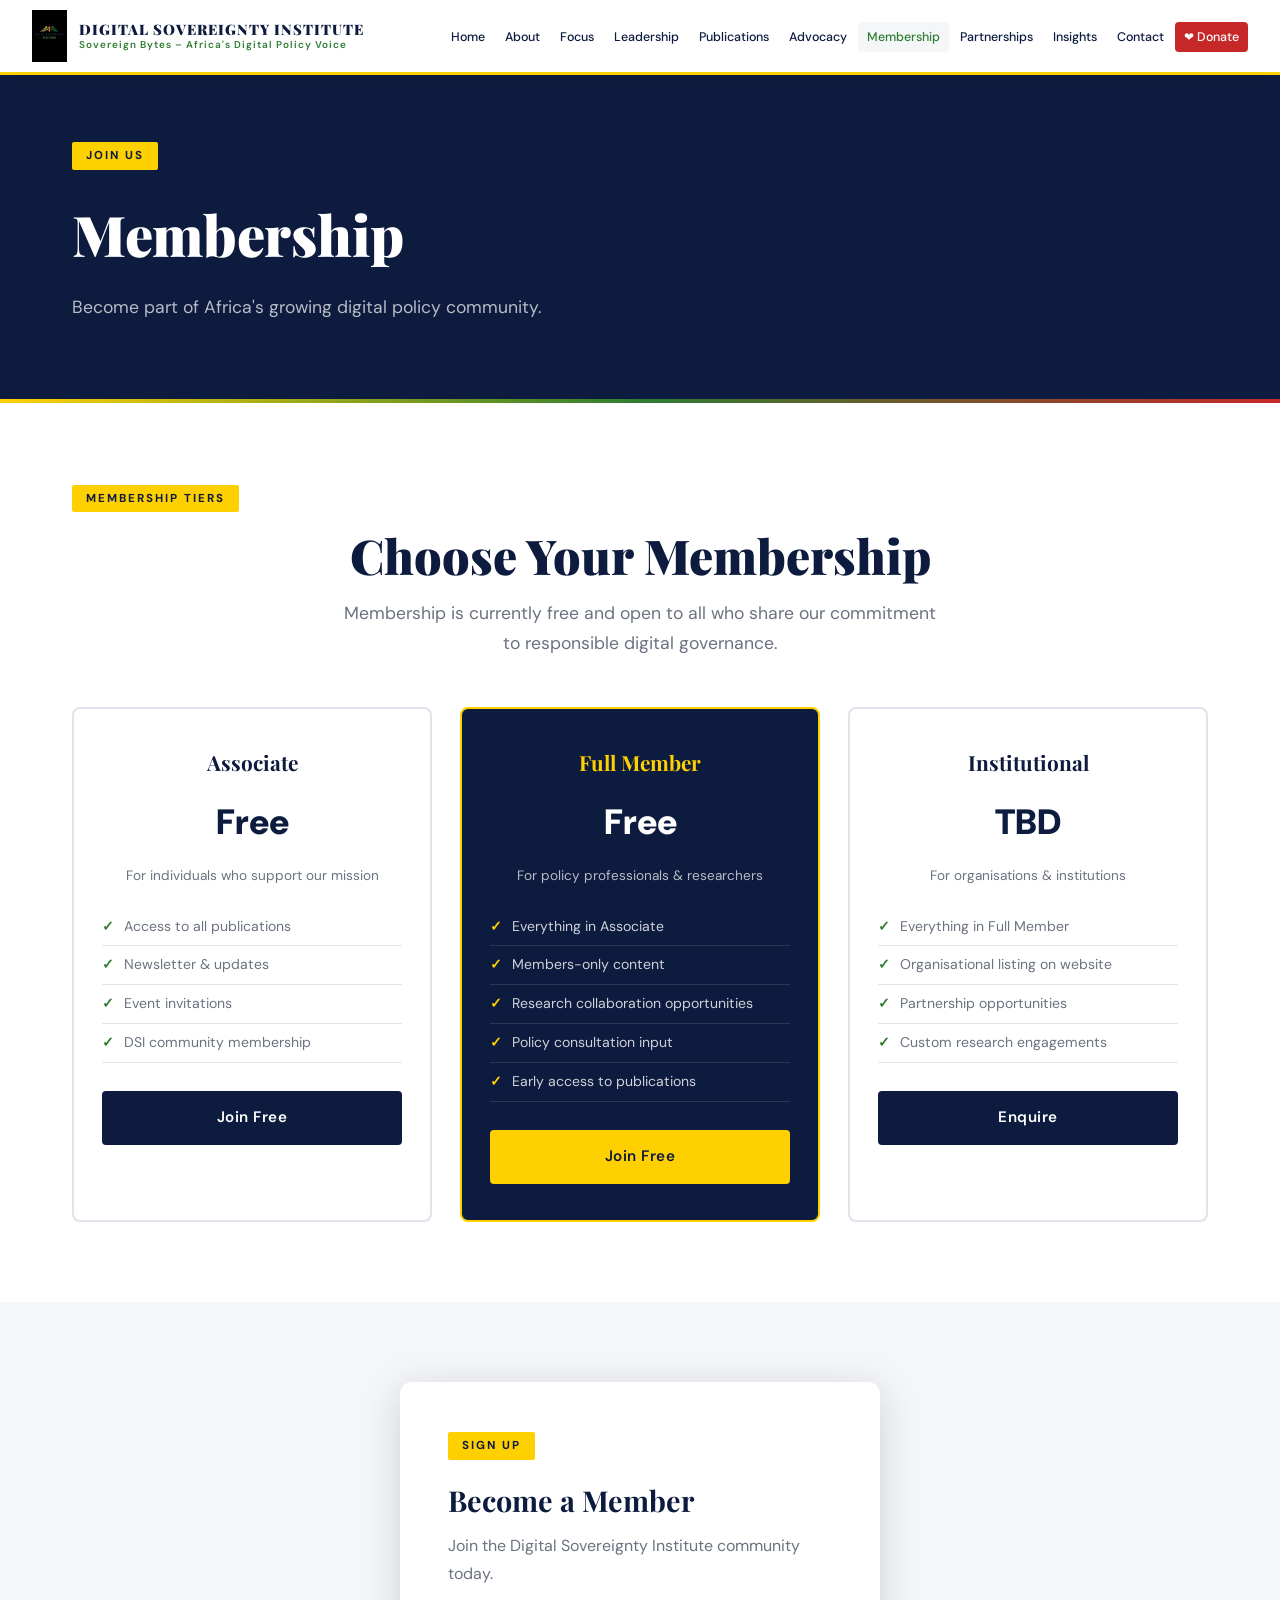
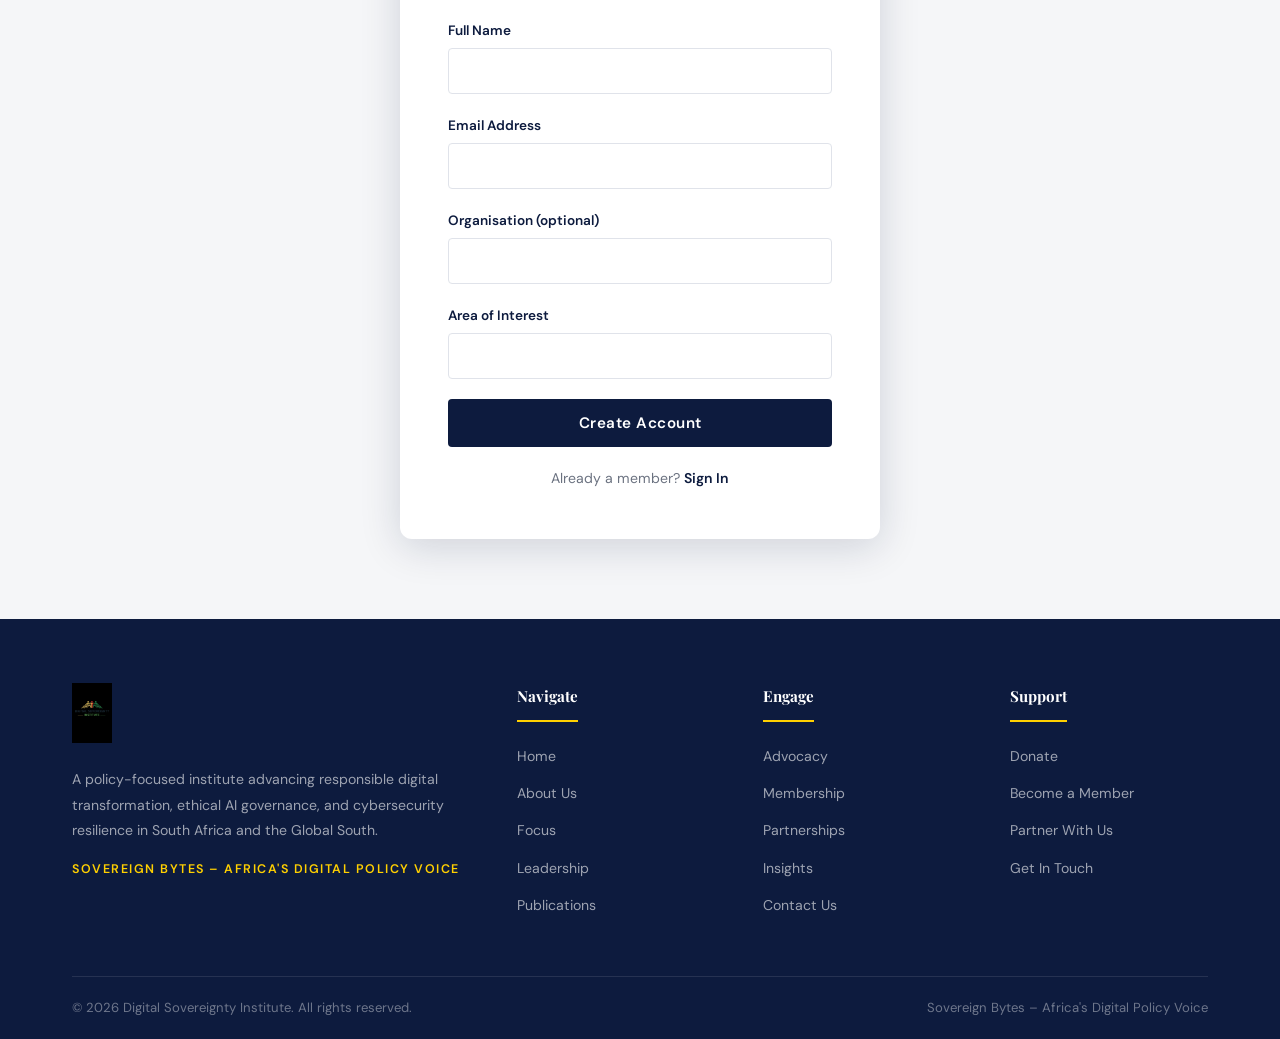
<file: membership.html>
<!DOCTYPE html>
<html lang="en">
<head>
  <meta charset="UTF-8"><meta name="viewport" content="width=device-width, initial-scale=1.0">
  <title>Membership | Digital Sovereignty Institute</title>
  <link rel="stylesheet" href="css/style.css">
</head>
<body>
<div id="navbar-placeholder"></div>
<div class="page-header"><div class="container"><div class="tag">Join Us</div><h1>Membership</h1><p>Become part of Africa's growing digital policy community.</p></div></div>

<section class="section">
  <div class="container">
    <div class="tag">Membership Tiers</div>
    <h2 class="section-title text-center">Choose Your Membership</h2>
    <p class="section-sub text-center" style="margin:0 auto 3rem;">Membership is currently free and open to all who share our commitment to responsible digital governance.</p>
    <div class="membership-grid">
      <div class="membership-card">
        <h3>Associate</h3>
        <div class="price">Free</div>
        <p style="font-size:0.85rem;color:var(--text-grey);margin-bottom:16px;">For individuals who support our mission</p>
        <ul>
          <li>Access to all publications</li>
          <li>Newsletter & updates</li>
          <li>Event invitations</li>
          <li>DSI community membership</li>
        </ul>
        <a href="#signup" class="btn btn-navy" style="width:100%;text-align:center;margin-top:8px;">Join Free</a>
      </div>
      <div class="membership-card featured">
        <h3>Full Member</h3>
        <div class="price">Free</div>
        <p style="font-size:0.85rem;color:rgba(255,255,255,0.7);margin-bottom:16px;">For policy professionals & researchers</p>
        <ul>
          <li>Everything in Associate</li>
          <li>Members-only content</li>
          <li>Research collaboration opportunities</li>
          <li>Policy consultation input</li>
          <li>Early access to publications</li>
        </ul>
        <a href="#signup" class="btn btn-primary" style="width:100%;text-align:center;margin-top:8px;">Join Free</a>
      </div>
      <div class="membership-card">
        <h3>Institutional</h3>
        <div class="price">TBD</div>
        <p style="font-size:0.85rem;color:var(--text-grey);margin-bottom:16px;">For organisations & institutions</p>
        <ul>
          <li>Everything in Full Member</li>
          <li>Organisational listing on website</li>
          <li>Partnership opportunities</li>
          <li>Custom research engagements</li>
        </ul>
        <a href="contact.html" class="btn btn-navy" style="width:100%;text-align:center;margin-top:8px;">Enquire</a>
      </div>
    </div>
  </div>
</section>

<section class="section section-light" id="signup">
  <div class="container">
    <div class="auth-box">
      <div class="tag">Sign Up</div>
      <h2>Become a Member</h2>
      <p>Join the Digital Sovereignty Institute community today.</p>
      <form class="auth-form" id="signupForm">
        <div class="form-group"><label>Full Name</label><input type="text" placeholder="Your full name" required></div>
        <div class="form-group"><label>Email Address</label><input type="email" placeholder="your@email.com" required></div>
        <div class="form-group"><label>Organisation (optional)</label><input type="text" placeholder="Your organisation or institution"></div>
        <div class="form-group"><label>Area of Interest</label><input type="text" placeholder="e.g. AI Policy, Cybersecurity, Data Governance"></div>
        <button type="submit" class="btn btn-navy" style="width:100%;">Create Account</button>
      </form>
      <div class="auth-switch">Already a member? <a href="login.html">Sign In</a></div>
    </div>
  </div>
</section>

<div id="footer-placeholder"></div>
<script src="js/components.js"></script><script src="js/main.js"></script>
</body></html>
</file>
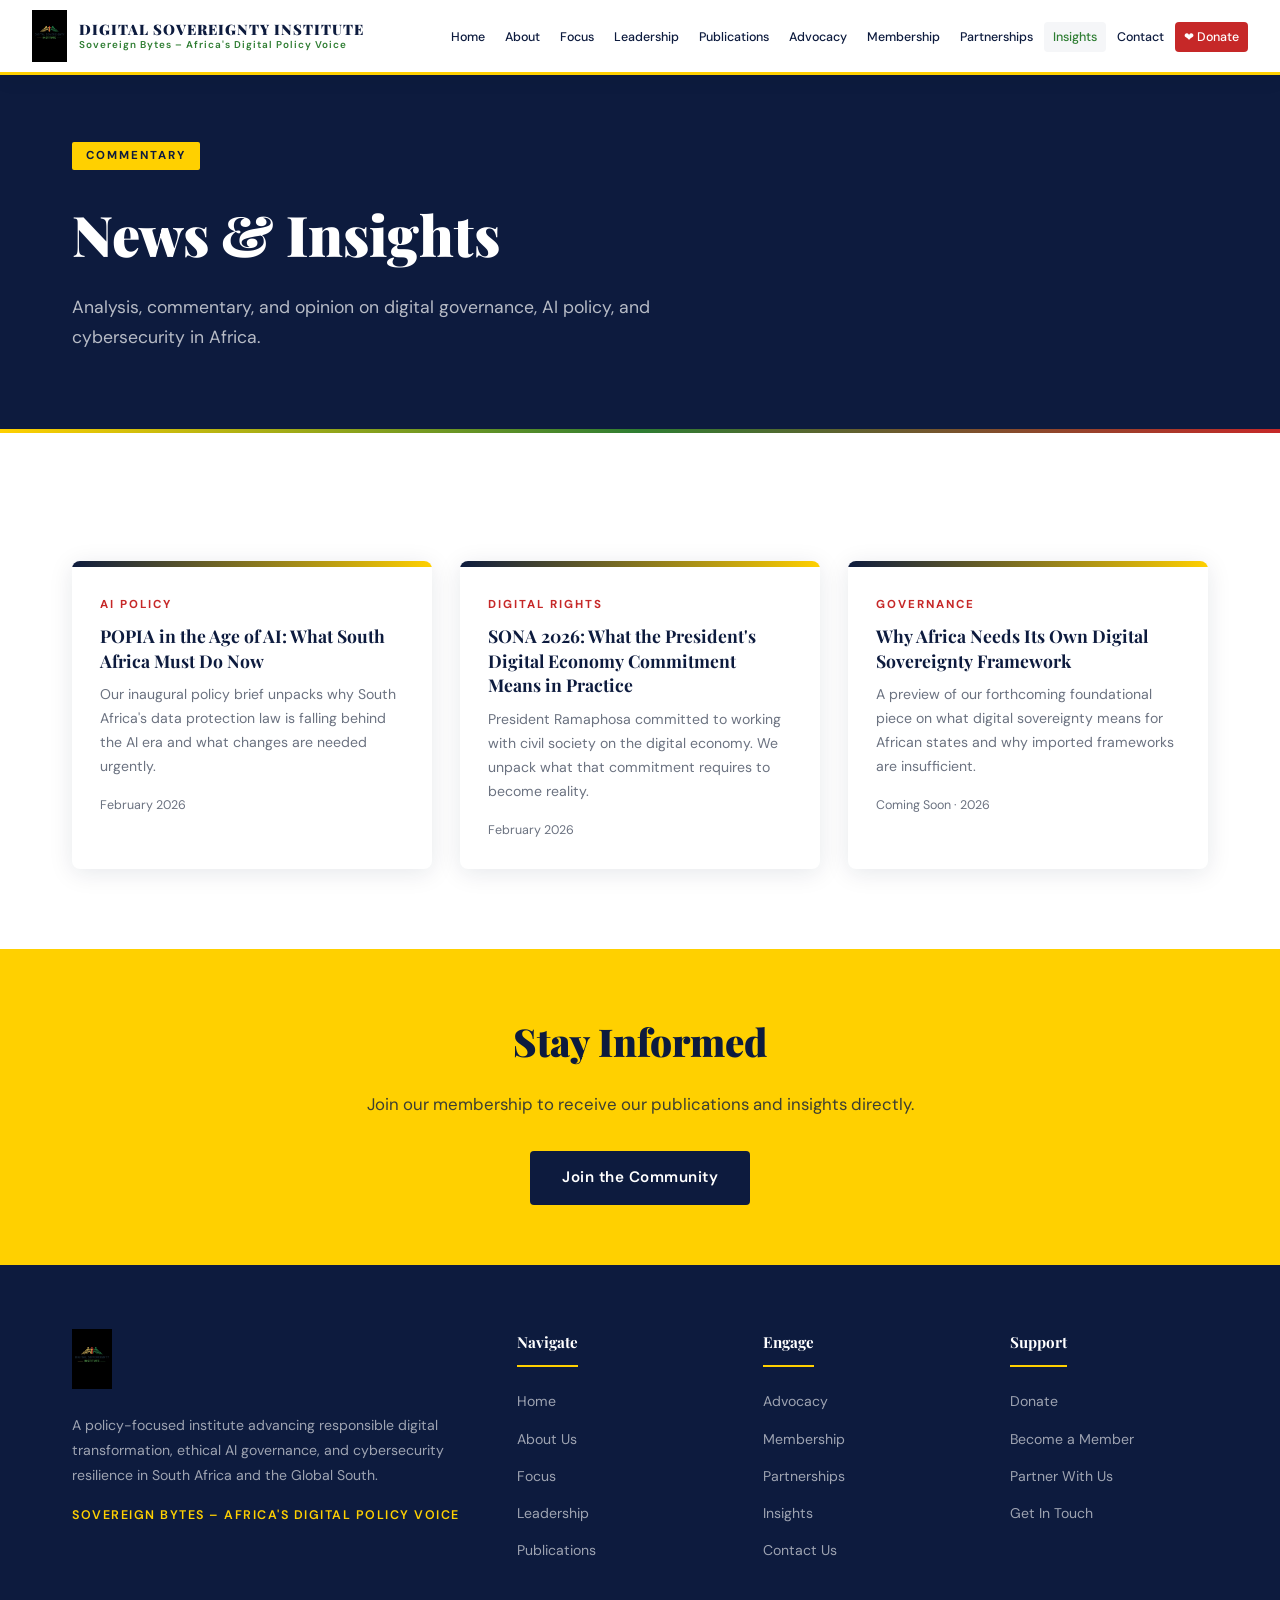
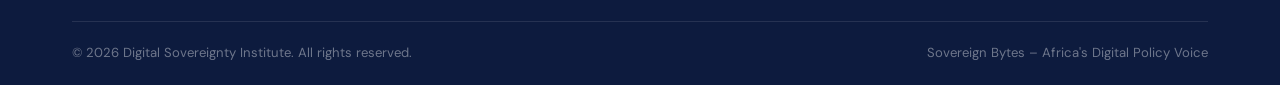
<file: news.html>
<!DOCTYPE html>
<html lang="en">
<head>
  <meta charset="UTF-8"><meta name="viewport" content="width=device-width, initial-scale=1.0">
  <title>News & Insights | Digital Sovereignty Institute</title>
  <link rel="stylesheet" href="css/style.css">
</head>
<body>
<div id="navbar-placeholder"></div>
<div class="page-header"><div class="container"><div class="tag">Commentary</div><h1>News & Insights</h1><p>Analysis, commentary, and opinion on digital governance, AI policy, and cybersecurity in Africa.</p></div></div>

<section class="section">
  <div class="container">
    <div class="news-grid">
      <div class="news-card"><div class="news-banner"></div><div class="news-body"><div class="news-category">AI Policy</div><h3>POPIA in the Age of AI: What South Africa Must Do Now</h3><p>Our inaugural policy brief unpacks why South Africa's data protection law is falling behind the AI era and what changes are needed urgently.</p><div class="news-date">February 2026</div></div></div>
      <div class="news-card"><div class="news-banner"></div><div class="news-body"><div class="news-category">Digital Rights</div><h3>SONA 2026: What the President's Digital Economy Commitment Means in Practice</h3><p>President Ramaphosa committed to working with civil society on the digital economy. We unpack what that commitment requires to become reality.</p><div class="news-date">February 2026</div></div></div>
      <div class="news-card"><div class="news-banner"></div><div class="news-body"><div class="news-category">Governance</div><h3>Why Africa Needs Its Own Digital Sovereignty Framework</h3><p>A preview of our forthcoming foundational piece on what digital sovereignty means for African states and why imported frameworks are insufficient.</p><div class="news-date">Coming Soon · 2026</div></div></div>
    </div>
  </div>
</section>

<div class="cta-strip"><div class="container"><h2>Stay Informed</h2><p>Join our membership to receive our publications and insights directly.</p><div class="cta-buttons"><a href="membership.html" class="btn btn-navy">Join the Community</a></div></div></div>

<div id="footer-placeholder"></div>
<script src="js/components.js"></script><script src="js/main.js"></script>
</body></html>
</file>
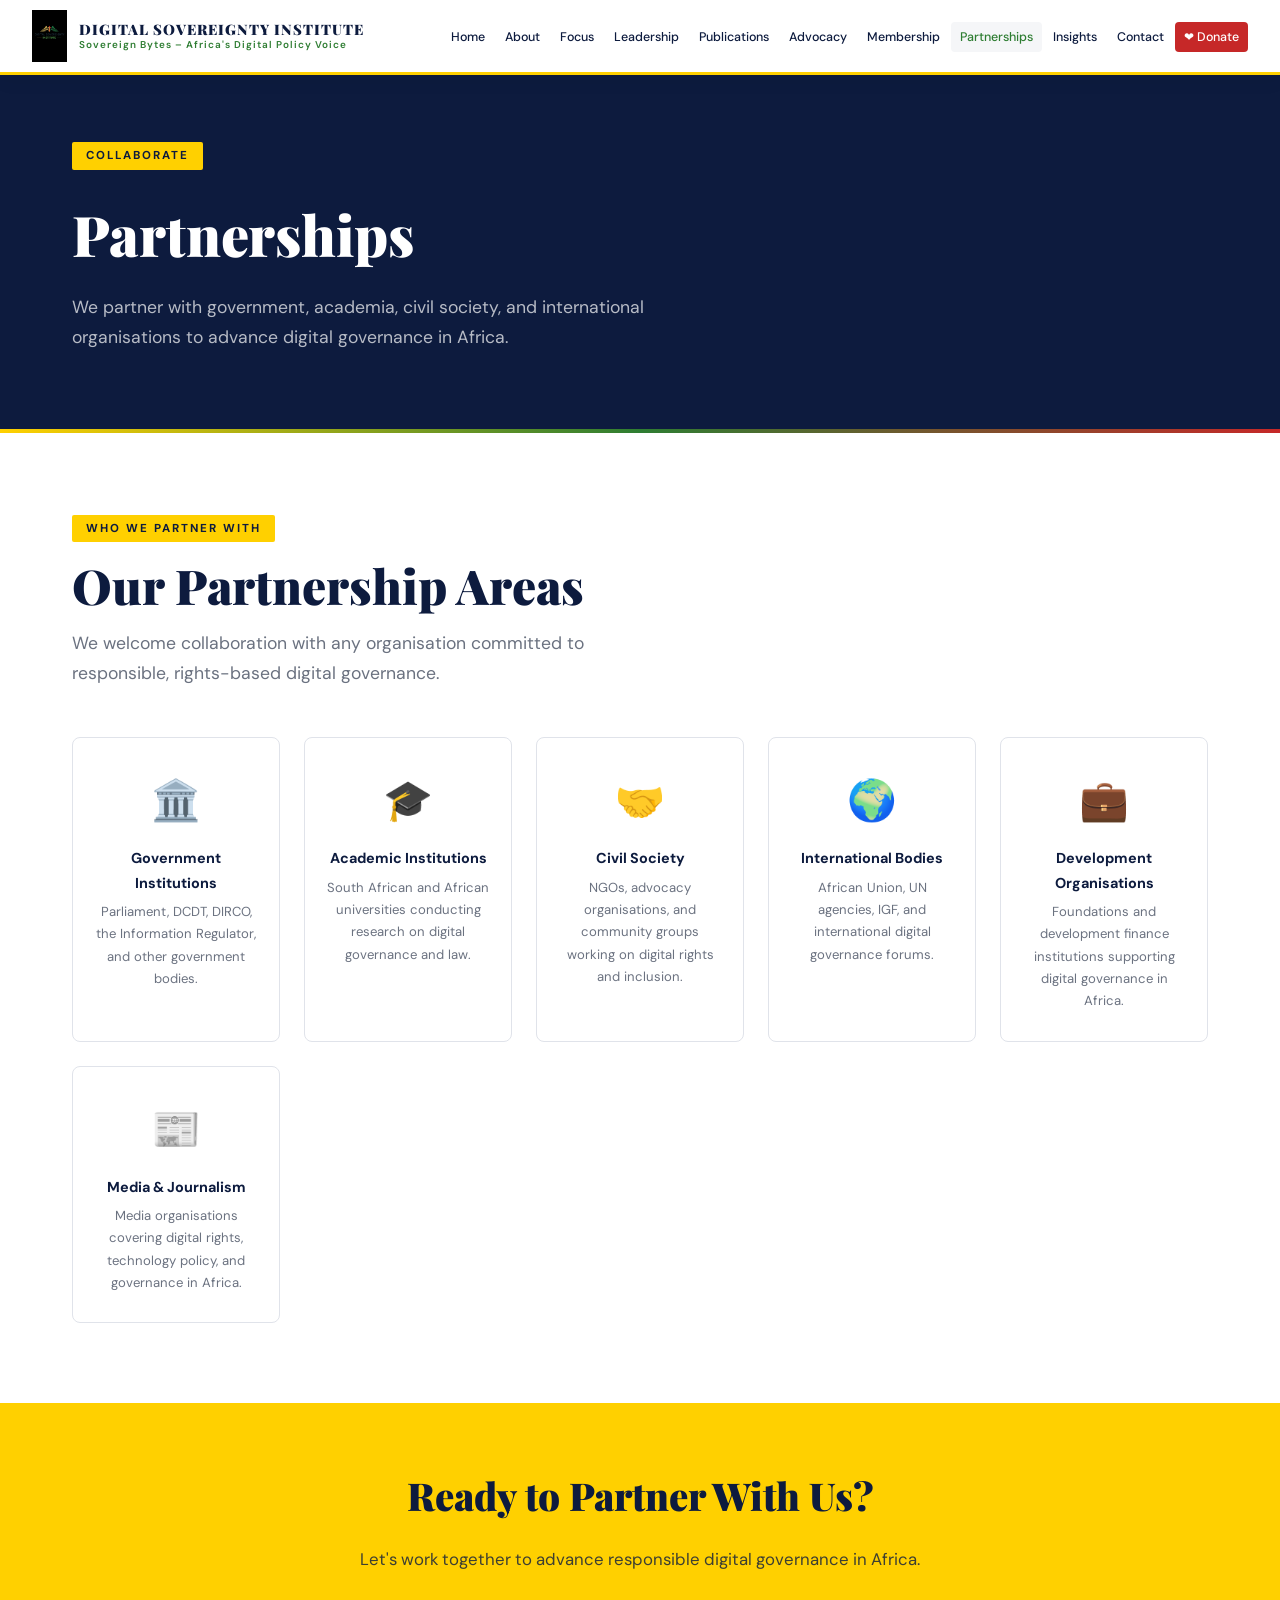
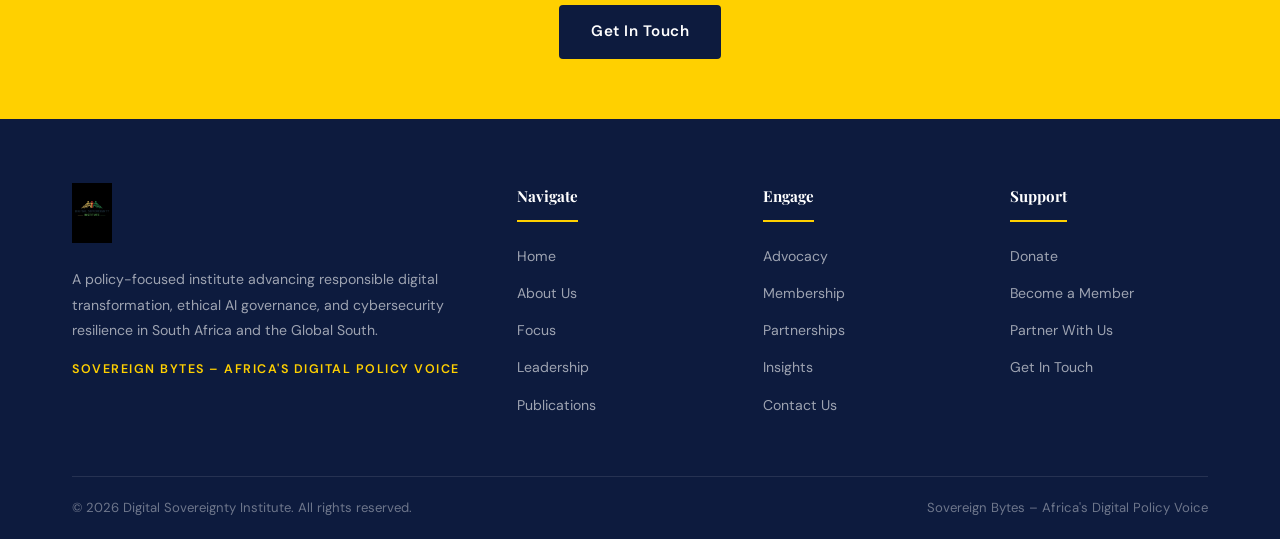
<file: partnerships.html>
<!DOCTYPE html>
<html lang="en">
<head>
  <meta charset="UTF-8"><meta name="viewport" content="width=device-width, initial-scale=1.0">
  <title>Partnerships | Digital Sovereignty Institute</title>
  <link rel="stylesheet" href="css/style.css">
</head>
<body>
<div id="navbar-placeholder"></div>
<div class="page-header"><div class="container"><div class="tag">Collaborate</div><h1>Partnerships</h1><p>We partner with government, academia, civil society, and international organisations to advance digital governance in Africa.</p></div></div>

<section class="section">
  <div class="container">
    <div class="tag">Who We Partner With</div>
    <h2 class="section-title">Our Partnership Areas</h2>
    <p class="section-sub">We welcome collaboration with any organisation committed to responsible, rights-based digital governance.</p>
    <div class="partners-grid">
      <div class="partner-card"><div class="partner-icon">🏛️</div><h4>Government Institutions</h4><p>Parliament, DCDT, DIRCO, the Information Regulator, and other government bodies.</p></div>
      <div class="partner-card"><div class="partner-icon">🎓</div><h4>Academic Institutions</h4><p>South African and African universities conducting research on digital governance and law.</p></div>
      <div class="partner-card"><div class="partner-icon">🤝</div><h4>Civil Society</h4><p>NGOs, advocacy organisations, and community groups working on digital rights and inclusion.</p></div>
      <div class="partner-card"><div class="partner-icon">🌍</div><h4>International Bodies</h4><p>African Union, UN agencies, IGF, and international digital governance forums.</p></div>
      <div class="partner-card"><div class="partner-icon">💼</div><h4>Development Organisations</h4><p>Foundations and development finance institutions supporting digital governance in Africa.</p></div>
      <div class="partner-card"><div class="partner-icon">📰</div><h4>Media & Journalism</h4><p>Media organisations covering digital rights, technology policy, and governance in Africa.</p></div>
    </div>
  </div>
</section>

<div class="cta-strip"><div class="container"><h2>Ready to Partner With Us?</h2><p>Let's work together to advance responsible digital governance in Africa.</p><div class="cta-buttons"><a href="contact.html" class="btn btn-navy">Get In Touch</a></div></div></div>

<div id="footer-placeholder"></div>
<script src="js/components.js"></script><script src="js/main.js"></script>
</body></html>
</file>
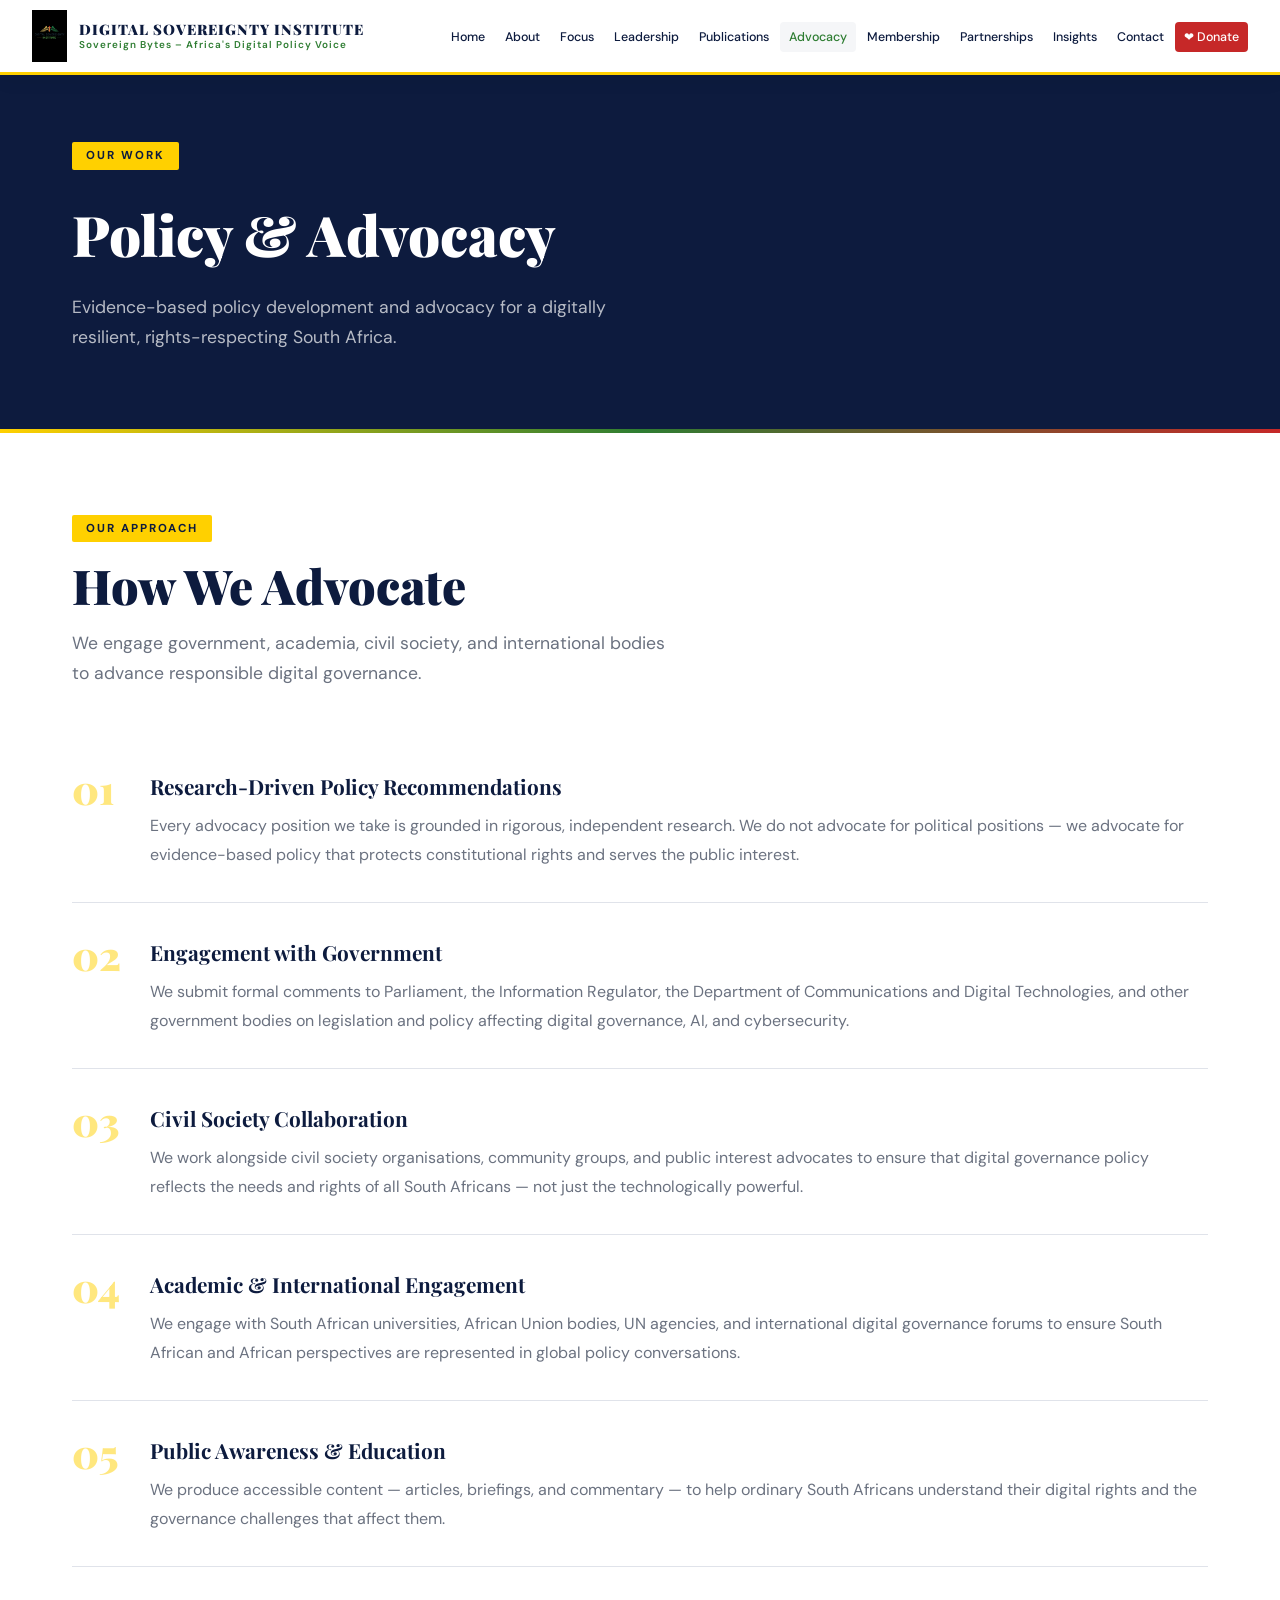
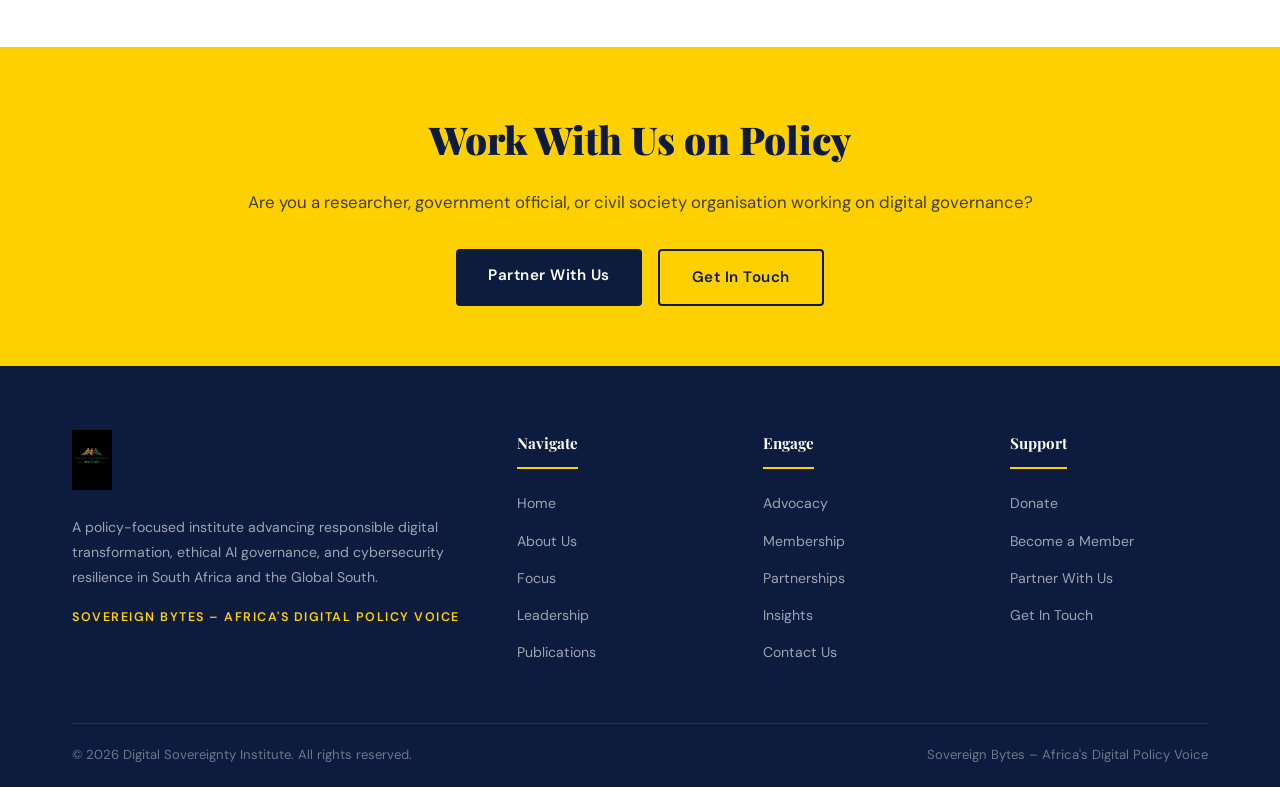
<file: policy.html>
<!DOCTYPE html>
<html lang="en">
<head>
  <meta charset="UTF-8"><meta name="viewport" content="width=device-width, initial-scale=1.0">
  <title>Policy & Advocacy | Digital Sovereignty Institute</title>
  <link rel="stylesheet" href="css/style.css">
</head>
<body>
<div id="navbar-placeholder"></div>
<div class="page-header"><div class="container"><div class="tag">Our Work</div><h1>Policy & Advocacy</h1><p>Evidence-based policy development and advocacy for a digitally resilient, rights-respecting South Africa.</p></div></div>

<section class="section">
  <div class="container">
    <div class="tag">Our Approach</div>
    <h2 class="section-title">How We Advocate</h2>
    <p class="section-sub">We engage government, academia, civil society, and international bodies to advance responsible digital governance.</p>
    <div class="advocacy-list">
      <div class="advocacy-item"><div class="advocacy-num">01</div><div><h3>Research-Driven Policy Recommendations</h3><p>Every advocacy position we take is grounded in rigorous, independent research. We do not advocate for political positions — we advocate for evidence-based policy that protects constitutional rights and serves the public interest.</p></div></div>
      <div class="advocacy-item"><div class="advocacy-num">02</div><div><h3>Engagement with Government</h3><p>We submit formal comments to Parliament, the Information Regulator, the Department of Communications and Digital Technologies, and other government bodies on legislation and policy affecting digital governance, AI, and cybersecurity.</p></div></div>
      <div class="advocacy-item"><div class="advocacy-num">03</div><div><h3>Civil Society Collaboration</h3><p>We work alongside civil society organisations, community groups, and public interest advocates to ensure that digital governance policy reflects the needs and rights of all South Africans — not just the technologically powerful.</p></div></div>
      <div class="advocacy-item"><div class="advocacy-num">04</div><div><h3>Academic & International Engagement</h3><p>We engage with South African universities, African Union bodies, UN agencies, and international digital governance forums to ensure South African and African perspectives are represented in global policy conversations.</p></div></div>
      <div class="advocacy-item"><div class="advocacy-num">05</div><div><h3>Public Awareness & Education</h3><p>We produce accessible content — articles, briefings, and commentary — to help ordinary South Africans understand their digital rights and the governance challenges that affect them.</p></div></div>
    </div>
  </div>
</section>

<div class="cta-strip"><div class="container"><h2>Work With Us on Policy</h2><p>Are you a researcher, government official, or civil society organisation working on digital governance?</p><div class="cta-buttons"><a href="partnerships.html" class="btn btn-navy">Partner With Us</a><a href="contact.html" class="btn btn-outline" style="color:var(--navy);border-color:var(--navy);">Get In Touch</a></div></div></div>

<div id="footer-placeholder"></div>
<script src="js/components.js"></script><script src="js/main.js"></script>
</body></html>
</file>
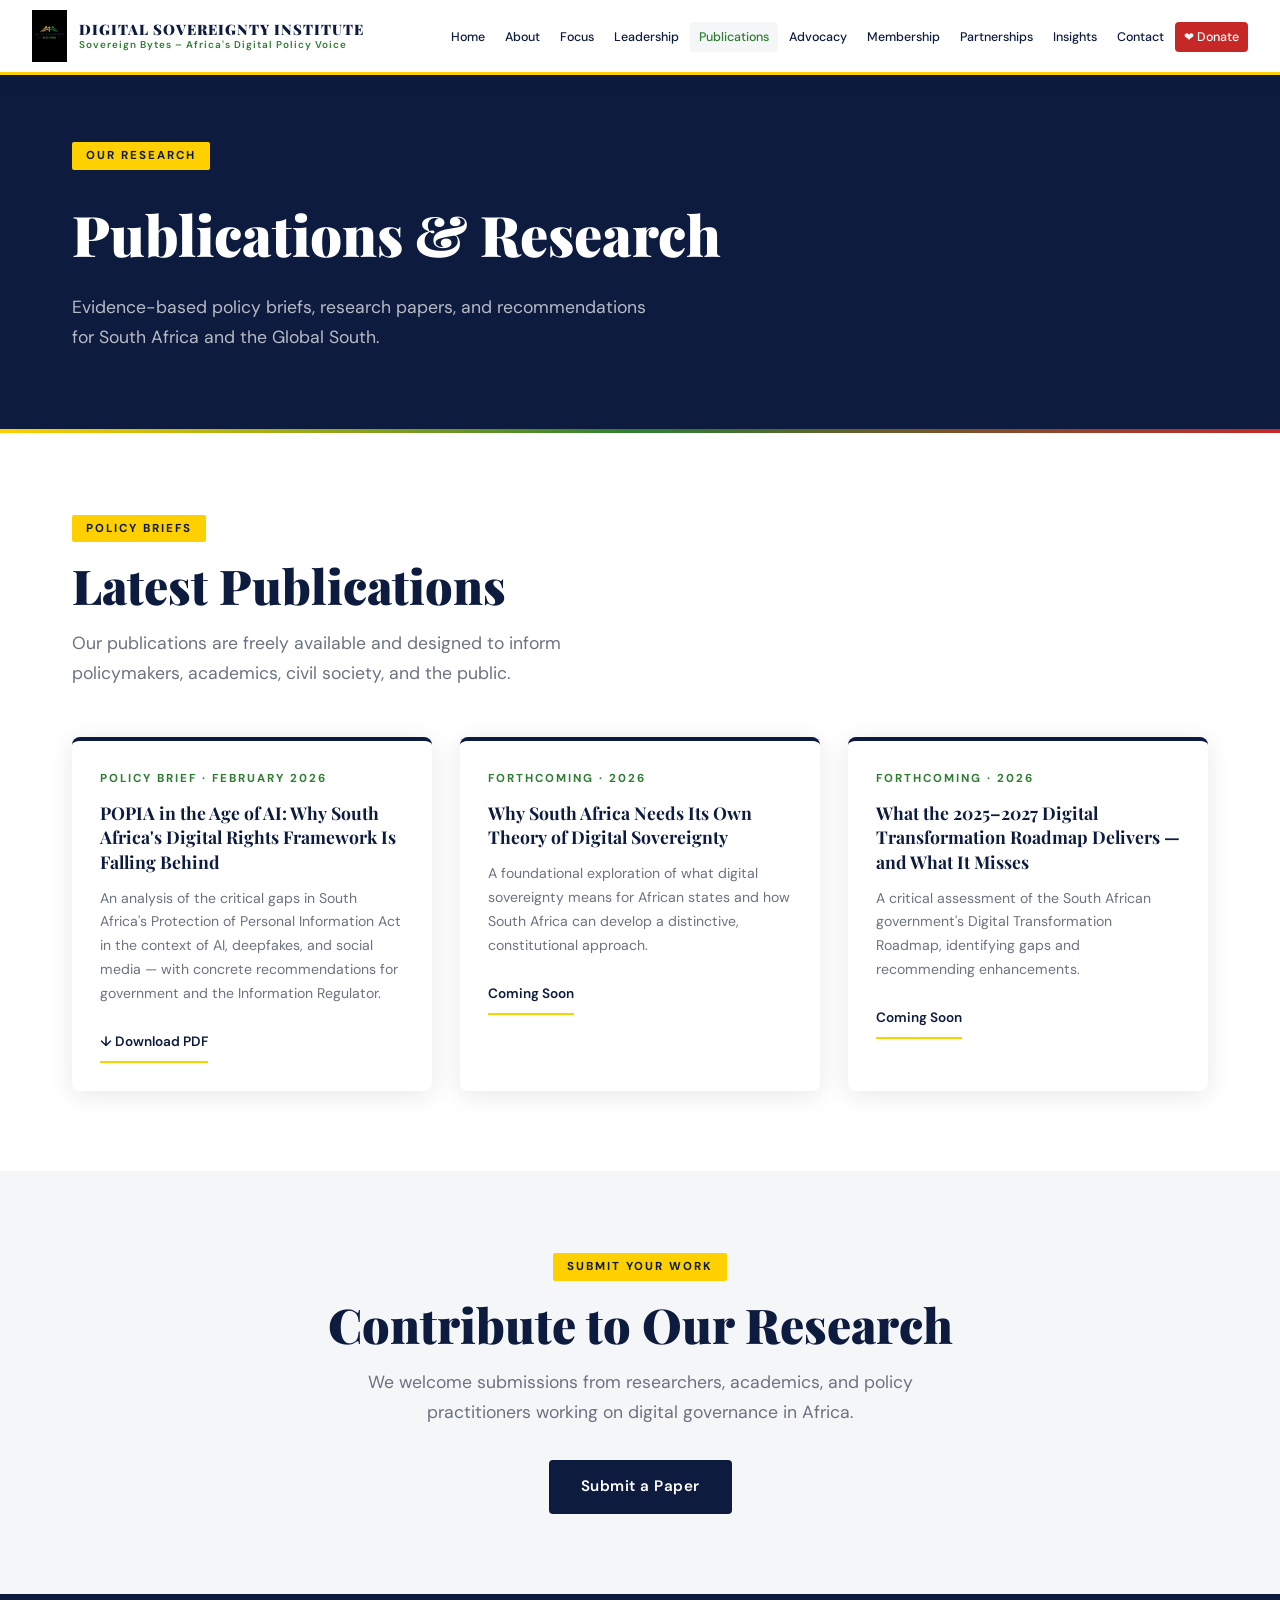
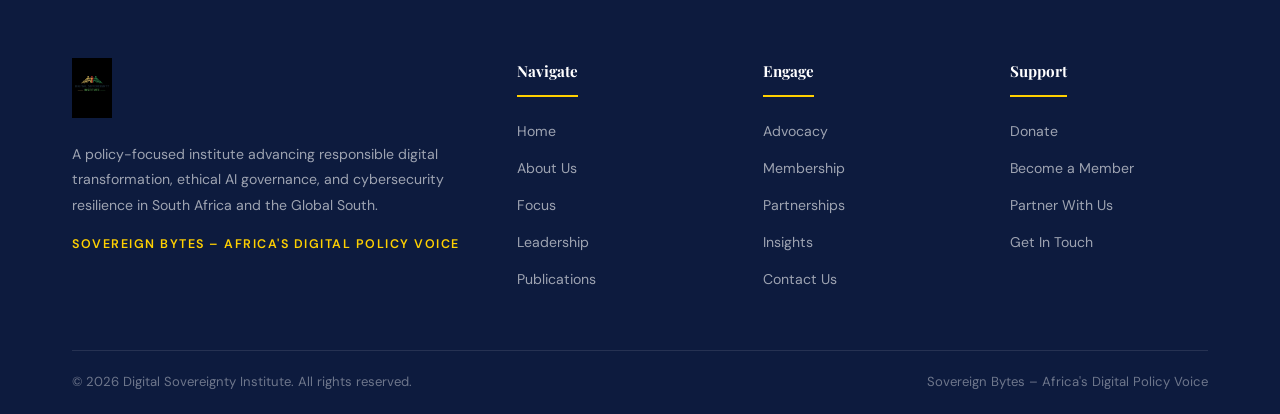
<file: publications.html>
<!DOCTYPE html>
<html lang="en">
<head>
  <meta charset="UTF-8"><meta name="viewport" content="width=device-width, initial-scale=1.0">
  <title>Publications & Research | Digital Sovereignty Institute</title>
  <link rel="stylesheet" href="css/style.css">
</head>
<body>
<div id="navbar-placeholder"></div>
<div class="page-header"><div class="container"><div class="tag">Our Research</div><h1>Publications & Research</h1><p>Evidence-based policy briefs, research papers, and recommendations for South Africa and the Global South.</p></div></div>

<section class="section">
  <div class="container">
    <div class="tag">Policy Briefs</div>
    <h2 class="section-title">Latest Publications</h2>
    <p class="section-sub">Our publications are freely available and designed to inform policymakers, academics, civil society, and the public.</p>
    <div class="pub-grid">
      <div class="pub-card">
        <div class="pub-card-body">
          <div class="pub-type">Policy Brief · February 2026</div>
          <h3>POPIA in the Age of AI: Why South Africa's Digital Rights Framework Is Falling Behind</h3>
          <p>An analysis of the critical gaps in South Africa's Protection of Personal Information Act in the context of AI, deepfakes, and social media — with concrete recommendations for government and the Information Regulator.</p>
          <a href="#" class="pub-download">↓ Download PDF</a>
        </div>
      </div>
      <div class="pub-card">
        <div class="pub-card-body">
          <div class="pub-type">Forthcoming · 2026</div>
          <h3>Why South Africa Needs Its Own Theory of Digital Sovereignty</h3>
          <p>A foundational exploration of what digital sovereignty means for African states and how South Africa can develop a distinctive, constitutional approach.</p>
          <a href="#" class="pub-download">Coming Soon</a>
        </div>
      </div>
      <div class="pub-card">
        <div class="pub-card-body">
          <div class="pub-type">Forthcoming · 2026</div>
          <h3>What the 2025–2027 Digital Transformation Roadmap Delivers — and What It Misses</h3>
          <p>A critical assessment of the South African government's Digital Transformation Roadmap, identifying gaps and recommending enhancements.</p>
          <a href="#" class="pub-download">Coming Soon</a>
        </div>
      </div>
    </div>
  </div>
</section>

<section class="section section-light">
  <div class="container text-center">
    <div class="tag">Submit Your Work</div>
    <h2 class="section-title">Contribute to Our Research</h2>
    <p class="section-sub" style="margin:0 auto 2rem;">We welcome submissions from researchers, academics, and policy practitioners working on digital governance in Africa.</p>
    <a href="contact.html" class="btn btn-navy">Submit a Paper</a>
  </div>
</section>

<div id="footer-placeholder"></div>
<script src="js/components.js"></script><script src="js/main.js"></script>
</body></html>
</file>
<file: css/style.css>
@import url('https://fonts.googleapis.com/css2?family=Playfair+Display:wght@400;700;900&family=DM+Sans:wght@300;400;500;600&display=swap');

:root {
  --navy: #0D1B3E;
  --yellow: #FFD000;
  --green: #2E7D32;
  --red: #C62828;
  --white: #FFFFFF;
  --light-grey: #F5F6F8;
  --mid-grey: #E0E3EA;
  --text-grey: #6B7280;
  --black: #111111;
  --font-display: 'Playfair Display', serif;
  --font-body: 'DM Sans', sans-serif;
  --transition: all 0.3s ease;
  --shadow: 0 4px 24px rgba(13,27,62,0.10);
  --shadow-lg: 0 8px 40px rgba(13,27,62,0.16);
}

* { margin: 0; padding: 0; box-sizing: border-box; }
html { scroll-behavior: smooth; }
body { font-family: var(--font-body); color: var(--black); background: var(--white); line-height: 1.7; font-size: 16px; }

.container { max-width: 1200px; margin: 0 auto; padding: 0 2rem; }
.section { padding: 80px 0; }
.section-dark { background: var(--navy); color: var(--white); }
.section-light { background: var(--light-grey); }
.text-center { text-align: center; }
.text-yellow { color: var(--yellow); }
.text-navy { color: var(--navy); }
.tag { display: inline-block; background: var(--yellow); color: var(--navy); font-size: 0.72rem; font-weight: 700; letter-spacing: 2px; text-transform: uppercase; padding: 4px 14px; border-radius: 2px; margin-bottom: 16px; }
.section-title { font-family: var(--font-display); font-size: clamp(2rem, 4vw, 3rem); font-weight: 900; color: var(--navy); line-height: 1.15; margin-bottom: 1rem; }
.section-title.light { color: var(--white); }
.section-sub { font-size: 1.1rem; color: var(--text-grey); max-width: 600px; margin-bottom: 3rem; }
.section-sub.light { color: rgba(255,255,255,0.75); }

.btn { display: inline-block; padding: 14px 32px; border-radius: 4px; font-family: var(--font-body); font-weight: 600; font-size: 0.95rem; letter-spacing: 0.5px; text-decoration: none; cursor: pointer; border: none; transition: var(--transition); }
.btn-primary { background: var(--yellow); color: var(--navy); }
.btn-primary:hover { background: #e6bb00; transform: translateY(-2px); box-shadow: var(--shadow); }
.btn-outline { background: transparent; color: var(--white); border: 2px solid var(--white); }
.btn-outline:hover { background: var(--white); color: var(--navy); }
.btn-navy { background: var(--navy); color: var(--white); }
.btn-navy:hover { background: #162d6b; transform: translateY(-2px); }
.btn-donate { background: var(--red); color: var(--white); }
.btn-donate:hover { background: #a31515; transform: translateY(-2px); }

/* NAVBAR */
.navbar { position: fixed; top: 0; left: 0; right: 0; z-index: 1000; background: var(--white); border-bottom: 3px solid var(--yellow); box-shadow: 0 2px 20px rgba(0,0,0,0.08); }
.navbar-inner { display: flex; align-items: center; justify-content: space-between; padding: 10px 2rem; max-width: 1300px; margin: 0 auto; }
.navbar-brand { display: flex; align-items: center; gap: 12px; text-decoration: none; }
.navbar-brand img { height: 52px; width: auto; }
.brand-text { display: flex; flex-direction: column; line-height: 1.2; }
.brand-name { font-family: var(--font-display); font-weight: 900; font-size: 0.9rem; color: var(--navy); text-transform: uppercase; letter-spacing: 1px; }
.brand-tagline { font-size: 0.62rem; color: var(--green); font-weight: 600; letter-spacing: 1px; }
.nav-links { display: flex; align-items: center; gap: 2px; list-style: none; }
.nav-links a { text-decoration: none; font-size: 0.78rem; font-weight: 500; color: var(--navy); padding: 7px 9px; border-radius: 4px; transition: var(--transition); }
.nav-links a:hover, .nav-links a.active { color: var(--green); background: var(--light-grey); }
.nav-donate { background: var(--red) !important; color: var(--white) !important; border-radius: 4px; }
.nav-donate:hover { background: #a31515 !important; color: var(--white) !important; }
.hamburger { display: none; flex-direction: column; gap: 5px; cursor: pointer; background: none; border: none; padding: 4px; }
.hamburger span { width: 26px; height: 2px; background: var(--navy); border-radius: 2px; transition: var(--transition); }

/* HERO */
.hero { min-height: 100vh; background: var(--navy); display: flex; align-items: center; position: relative; overflow: hidden; padding-top: 80px; }
.hero::before { content: ''; position: absolute; top: -100px; right: -100px; width: 600px; height: 600px; background: radial-gradient(circle, rgba(255,208,0,0.12) 0%, transparent 70%); border-radius: 50%; }
.hero::after { content: ''; position: absolute; bottom: -150px; left: -150px; width: 500px; height: 500px; background: radial-gradient(circle, rgba(46,125,50,0.10) 0%, transparent 70%); border-radius: 50%; }
.hero-content { position: relative; z-index: 2; max-width: 800px; animation: fadeUp 0.8s ease forwards; }
.hero-tag { display: inline-block; background: var(--yellow); color: var(--navy); font-size: 0.72rem; font-weight: 700; letter-spacing: 3px; text-transform: uppercase; padding: 6px 16px; border-radius: 2px; margin-bottom: 24px; }
.hero h1 { font-family: var(--font-display); font-size: clamp(2.4rem, 5.5vw, 4.2rem); font-weight: 900; color: var(--white); line-height: 1.1; margin-bottom: 12px; }
.hero h1 span { color: var(--yellow); }
.hero-tagline { font-size: 1rem; color: var(--yellow); font-weight: 600; letter-spacing: 2px; text-transform: uppercase; margin-bottom: 24px; display: flex; align-items: center; gap: 12px; }
.hero-tagline::before, .hero-tagline::after { content: ''; height: 2px; width: 36px; background: var(--yellow); opacity: 0.5; }
.hero p { font-size: 1.1rem; color: rgba(255,255,255,0.80); max-width: 600px; margin-bottom: 40px; line-height: 1.8; }
.hero-buttons { display: flex; gap: 16px; flex-wrap: wrap; }
.hero-stats { display: flex; gap: 48px; margin-top: 64px; padding-top: 40px; border-top: 1px solid rgba(255,255,255,0.12); flex-wrap: wrap; }
.hero-stat-num { font-family: var(--font-display); font-size: 2.2rem; font-weight: 900; color: var(--yellow); line-height: 1; }
.hero-stat-label { font-size: 0.78rem; color: rgba(255,255,255,0.55); text-transform: uppercase; letter-spacing: 1px; margin-top: 4px; }

/* FOCUS CARDS */
.focus-grid { display: grid; grid-template-columns: repeat(auto-fit, minmax(210px, 1fr)); gap: 24px; margin-top: 3rem; }
.focus-card { background: var(--white); border: 1px solid var(--mid-grey); border-radius: 8px; padding: 32px 24px; transition: var(--transition); position: relative; overflow: hidden; }
.focus-card::before { content: ''; position: absolute; bottom: 0; left: 0; right: 0; height: 4px; background: var(--yellow); transform: scaleX(0); transition: var(--transition); }
.focus-card:hover { transform: translateY(-6px); box-shadow: var(--shadow-lg); }
.focus-card:hover::before { transform: scaleX(1); }
.focus-icon { width: 52px; height: 52px; background: var(--navy); border-radius: 8px; display: flex; align-items: center; justify-content: center; font-size: 1.5rem; margin-bottom: 20px; }
.focus-card h3 { font-family: var(--font-display); font-size: 1.05rem; font-weight: 700; color: var(--navy); margin-bottom: 10px; }
.focus-card p { font-size: 0.88rem; color: var(--text-grey); line-height: 1.7; }

/* PUBLICATIONS */
.pub-grid { display: grid; grid-template-columns: repeat(auto-fit, minmax(300px, 1fr)); gap: 28px; margin-top: 3rem; }
.pub-card { background: var(--white); border-radius: 8px; overflow: hidden; box-shadow: var(--shadow); transition: var(--transition); border-top: 4px solid var(--navy); }
.pub-card:hover { transform: translateY(-4px); box-shadow: var(--shadow-lg); }
.pub-card-body { padding: 28px; }
.pub-type { font-size: 0.72rem; font-weight: 700; letter-spacing: 2px; text-transform: uppercase; color: var(--green); margin-bottom: 12px; }
.pub-card h3 { font-family: var(--font-display); font-size: 1.1rem; font-weight: 700; color: var(--navy); margin-bottom: 12px; line-height: 1.4; }
.pub-card p { font-size: 0.88rem; color: var(--text-grey); margin-bottom: 16px; }
.pub-download { display: inline-flex; align-items: center; gap: 8px; font-size: 0.85rem; font-weight: 600; color: var(--navy); text-decoration: none; padding: 8px 0; border-bottom: 2px solid var(--yellow); transition: var(--transition); }
.pub-download:hover { color: var(--green); border-color: var(--green); }

/* MEMBERSHIP */
.membership-grid { display: grid; grid-template-columns: repeat(auto-fit, minmax(260px, 1fr)); gap: 28px; margin-top: 3rem; }
.membership-card { background: var(--white); border-radius: 8px; padding: 36px 28px; text-align: center; border: 2px solid var(--mid-grey); transition: var(--transition); }
.membership-card.featured { border-color: var(--yellow); background: var(--navy); transform: scale(1.04); }
.membership-card:hover { box-shadow: var(--shadow-lg); }
.membership-card h3 { font-family: var(--font-display); font-size: 1.3rem; font-weight: 700; color: var(--navy); margin-bottom: 8px; }
.membership-card.featured h3 { color: var(--yellow); }
.membership-card .price { font-size: 2.2rem; font-weight: 900; color: var(--navy); margin: 12px 0; }
.membership-card.featured .price { color: var(--white); }
.membership-card ul { list-style: none; margin: 20px 0; text-align: left; }
.membership-card ul li { padding: 7px 0; font-size: 0.88rem; color: var(--text-grey); display: flex; gap: 10px; border-bottom: 1px solid var(--mid-grey); }
.membership-card.featured ul li { color: rgba(255,255,255,0.8); border-color: rgba(255,255,255,0.12); }
.membership-card ul li::before { content: '✓'; color: var(--green); font-weight: 700; flex-shrink: 0; }
.membership-card.featured ul li::before { color: var(--yellow); }

/* BOARD */
.board-grid { display: grid; grid-template-columns: repeat(auto-fit, minmax(280px, 1fr)); gap: 32px; margin-top: 3rem; }
.board-card { background: var(--white); border-radius: 8px; padding: 36px 28px; text-align: center; border: 1px solid var(--mid-grey); transition: var(--transition); }
.board-card:hover { box-shadow: var(--shadow-lg); transform: translateY(-4px); }
.board-avatar { width: 80px; height: 80px; background: var(--navy); border-radius: 50%; margin: 0 auto 20px; display: flex; align-items: center; justify-content: center; font-family: var(--font-display); font-size: 1.8rem; font-weight: 900; color: var(--yellow); border: 4px solid var(--yellow); }
.board-card h3 { font-family: var(--font-display); font-size: 1.2rem; font-weight: 700; color: var(--navy); margin-bottom: 4px; }
.board-card .role { font-size: 0.78rem; font-weight: 600; color: var(--green); letter-spacing: 1px; text-transform: uppercase; margin-bottom: 16px; }
.board-card p { font-size: 0.88rem; color: var(--text-grey); line-height: 1.7; }

/* DONATE */
.donate-box { background: var(--navy); border-radius: 12px; padding: 60px; text-align: center; position: relative; overflow: hidden; }
.donate-box::before { content: ''; position: absolute; top: -80px; right: -80px; width: 300px; height: 300px; background: radial-gradient(circle, rgba(255,208,0,0.15) 0%, transparent 70%); border-radius: 50%; }
.donate-amounts { display: flex; gap: 16px; justify-content: center; flex-wrap: wrap; margin: 32px 0; }
.donate-amount-btn { background: rgba(255,255,255,0.1); color: var(--white); border: 2px solid rgba(255,255,255,0.25); padding: 12px 28px; border-radius: 4px; font-size: 1rem; font-weight: 700; cursor: pointer; transition: var(--transition); font-family: var(--font-body); }
.donate-amount-btn:hover, .donate-amount-btn.selected { background: var(--yellow); color: var(--navy); border-color: var(--yellow); }
.donate-form { max-width: 480px; margin: 0 auto; }
.form-group { margin-bottom: 16px; text-align: left; }
.form-group label { display: block; font-size: 0.85rem; font-weight: 600; color: rgba(255,255,255,0.8); margin-bottom: 6px; }
.form-group input { width: 100%; padding: 12px 16px; background: rgba(255,255,255,0.1); border: 1px solid rgba(255,255,255,0.25); border-radius: 4px; color: var(--white); font-family: var(--font-body); font-size: 0.95rem; transition: var(--transition); }
.form-group input:focus { outline: none; border-color: var(--yellow); }
.form-group input::placeholder { color: rgba(255,255,255,0.4); }

/* CONTACT */
.contact-grid { display: grid; grid-template-columns: 1fr 1.5fr; gap: 60px; align-items: start; margin-top: 3rem; }
.contact-info h3 { font-family: var(--font-display); font-size: 1.6rem; color: var(--navy); margin-bottom: 16px; }
.contact-info p { color: var(--text-grey); margin-bottom: 32px; }
.contact-detail { display: flex; gap: 16px; align-items: flex-start; margin-bottom: 20px; }
.contact-icon { width: 44px; height: 44px; background: var(--navy); border-radius: 8px; display: flex; align-items: center; justify-content: center; font-size: 1.1rem; flex-shrink: 0; }
.contact-label { font-size: 0.78rem; color: var(--text-grey); }
.contact-value { font-weight: 600; color: var(--navy); }
.contact-form { background: var(--light-grey); padding: 40px; border-radius: 8px; }
.contact-form .form-group label { color: var(--navy); }
.contact-form .form-group input, .contact-form .form-group textarea { width: 100%; padding: 12px 16px; border: 1px solid var(--mid-grey); border-radius: 4px; font-family: var(--font-body); font-size: 0.95rem; background: var(--white); transition: var(--transition); color: var(--black); }
.contact-form .form-group textarea { height: 140px; resize: vertical; }
.contact-form .form-group input:focus, .contact-form .form-group textarea:focus { outline: none; border-color: var(--navy); }

/* NEWS */
.news-grid { display: grid; grid-template-columns: repeat(auto-fit, minmax(300px, 1fr)); gap: 28px; margin-top: 3rem; }
.news-card { background: var(--white); border-radius: 8px; overflow: hidden; box-shadow: var(--shadow); transition: var(--transition); }
.news-card:hover { transform: translateY(-4px); box-shadow: var(--shadow-lg); }
.news-banner { height: 6px; background: linear-gradient(90deg, var(--navy), var(--yellow)); }
.news-body { padding: 28px; }
.news-category { font-size: 0.72rem; font-weight: 700; letter-spacing: 2px; text-transform: uppercase; color: var(--red); margin-bottom: 10px; }
.news-card h3 { font-family: var(--font-display); font-size: 1.1rem; font-weight: 700; color: var(--navy); margin-bottom: 10px; line-height: 1.4; }
.news-card p { font-size: 0.88rem; color: var(--text-grey); margin-bottom: 16px; }
.news-date { font-size: 0.78rem; color: var(--text-grey); }

/* PARTNERS */
.partners-grid { display: grid; grid-template-columns: repeat(auto-fit, minmax(200px, 1fr)); gap: 24px; margin-top: 3rem; }
.partner-card { background: var(--white); border: 1px solid var(--mid-grey); border-radius: 8px; padding: 28px 20px; text-align: center; transition: var(--transition); }
.partner-card:hover { border-color: var(--yellow); box-shadow: var(--shadow); }
.partner-icon { font-size: 2.5rem; margin-bottom: 12px; }
.partner-card h4 { font-weight: 700; color: var(--navy); font-size: 0.9rem; margin-bottom: 6px; }
.partner-card p { font-size: 0.82rem; color: var(--text-grey); }

/* CTA STRIP */
.cta-strip { background: var(--yellow); padding: 60px 0; text-align: center; }
.cta-strip h2 { font-family: var(--font-display); font-size: clamp(1.8rem, 3vw, 2.5rem); font-weight: 900; color: var(--navy); margin-bottom: 16px; }
.cta-strip p { color: var(--navy); opacity: 0.8; margin-bottom: 32px; font-size: 1.05rem; }
.cta-buttons { display: flex; gap: 16px; justify-content: center; flex-wrap: wrap; }

/* FOOTER */
footer { background: var(--navy); color: rgba(255,255,255,0.8); padding: 64px 0 0; }
.footer-grid { display: grid; grid-template-columns: 2fr 1fr 1fr 1fr; gap: 48px; padding-bottom: 48px; }
.footer-brand img { height: 60px; margin-bottom: 16px; }
.footer-brand p { font-size: 0.88rem; color: rgba(255,255,255,0.6); line-height: 1.8; margin-bottom: 16px; }
.footer-tagline { font-size: 0.78rem; color: var(--yellow); font-weight: 600; letter-spacing: 1.5px; text-transform: uppercase; }
.footer-col h4 { font-family: var(--font-display); font-size: 0.95rem; font-weight: 700; color: var(--white); margin-bottom: 20px; padding-bottom: 10px; border-bottom: 2px solid var(--yellow); display: inline-block; }
.footer-col ul { list-style: none; }
.footer-col ul li { margin-bottom: 10px; }
.footer-col ul li a { color: rgba(255,255,255,0.6); text-decoration: none; font-size: 0.88rem; transition: var(--transition); }
.footer-col ul li a:hover { color: var(--yellow); }
.footer-bottom { border-top: 1px solid rgba(255,255,255,0.1); padding: 20px 0; display: flex; justify-content: space-between; align-items: center; font-size: 0.82rem; color: rgba(255,255,255,0.4); flex-wrap: wrap; gap: 12px; }

/* PAGE HEADER */
.page-header { background: var(--navy); padding: 140px 0 80px; position: relative; overflow: hidden; }
.page-header::after { content: ''; position: absolute; bottom: 0; left: 0; right: 0; height: 4px; background: linear-gradient(90deg, var(--yellow), var(--green), var(--red)); }
.page-header h1 { font-family: var(--font-display); font-size: clamp(2rem, 5vw, 3.5rem); font-weight: 900; color: var(--white); margin-bottom: 12px; }
.page-header p { color: rgba(255,255,255,0.7); font-size: 1.1rem; max-width: 600px; }

/* AUTH */
.auth-section { background: var(--light-grey); padding: 100px 0 80px; min-height: 100vh; display: flex; align-items: center; }
.auth-box { max-width: 480px; margin: 0 auto; background: var(--white); border-radius: 12px; padding: 48px; box-shadow: var(--shadow-lg); }
.auth-box h2 { font-family: var(--font-display); color: var(--navy); margin-bottom: 8px; font-size: 1.8rem; }
.auth-box p { color: var(--text-grey); margin-bottom: 32px; }
.auth-form .form-group { margin-bottom: 20px; }
.auth-form .form-group label { display: block; font-size: 0.85rem; font-weight: 600; color: var(--navy); margin-bottom: 6px; }
.auth-form .form-group input { width: 100%; padding: 12px 16px; border: 1px solid var(--mid-grey); border-radius: 4px; font-family: var(--font-body); font-size: 0.95rem; transition: var(--transition); }
.auth-form .form-group input:focus { outline: none; border-color: var(--navy); }
.auth-switch { text-align: center; margin-top: 20px; font-size: 0.88rem; color: var(--text-grey); }
.auth-switch a { color: var(--navy); font-weight: 600; text-decoration: none; }

/* ABOUT */
.mission-grid { display: grid; grid-template-columns: 1fr 1fr; gap: 60px; align-items: center; }
.mission-text h2 { font-family: var(--font-display); font-size: 2.2rem; font-weight: 900; color: var(--navy); margin-bottom: 20px; line-height: 1.2; }
.mission-text p { color: var(--text-grey); margin-bottom: 16px; line-height: 1.8; }
.mission-visual { background: var(--navy); border-radius: 12px; padding: 48px; }
.value-list { list-style: none; }
.value-list li { display: flex; align-items: center; gap: 14px; padding: 14px 0; border-bottom: 1px solid rgba(255,255,255,0.1); color: rgba(255,255,255,0.85); font-size: 0.95rem; }
.value-list li:last-child { border-bottom: none; }
.value-dot { width: 10px; height: 10px; background: var(--yellow); border-radius: 50%; flex-shrink: 0; }

/* POLICY */
.advocacy-list { margin-top: 3rem; }
.advocacy-item { display: flex; gap: 28px; padding: 32px 0; border-bottom: 1px solid var(--mid-grey); align-items: flex-start; }
.advocacy-num { font-family: var(--font-display); font-size: 2.5rem; font-weight: 900; color: var(--yellow); opacity: 0.5; line-height: 1; flex-shrink: 0; min-width: 50px; }
.advocacy-item h3 { font-family: var(--font-display); font-size: 1.3rem; color: var(--navy); margin-bottom: 8px; }
.advocacy-item p { color: var(--text-grey); line-height: 1.8; }

/* ANIMATIONS */
@keyframes fadeUp { from { opacity: 0; transform: translateY(30px); } to { opacity: 1; transform: translateY(0); } }
.fade-in { animation: fadeUp 0.6s ease forwards; opacity: 0; }
.delay-1 { animation-delay: 0.15s; }
.delay-2 { animation-delay: 0.3s; }
.delay-3 { animation-delay: 0.45s; }

/* RESPONSIVE */
@media (max-width: 1024px) { .footer-grid { grid-template-columns: 1fr 1fr; } .contact-grid { grid-template-columns: 1fr; } .mission-grid { grid-template-columns: 1fr; } }
@media (max-width: 768px) { .nav-links { display: none; flex-direction: column; position: absolute; top: 100%; left: 0; right: 0; background: var(--white); padding: 16px; border-bottom: 3px solid var(--yellow); box-shadow: var(--shadow); } .nav-links.open { display: flex; } .hamburger { display: flex; } .footer-grid { grid-template-columns: 1fr; gap: 32px; } .hero-stats { flex-direction: column; gap: 24px; } .donate-box { padding: 36px 24px; } }
@media (max-width: 480px) { .section { padding: 56px 0; } .container { padding: 0 1.2rem; } }

.board-avatar {
  width: 120px;                /* adjust if your design uses different size */
  height: 120px;
  border-radius: 50%;
  overflow: hidden;
  background-color: #e0e0e0;   /* fallback if image load fails */
  margin: 0 auto 1rem;         /* centers horizontally + bottom spacing */
  box-shadow: 0 4px 8px rgba(0,0,0,0.1); /* optional for polish */
}

.avatar-image {
  width: 100%;
  height: 100%;
  object-fit: cover;
  object-position: center;
  display: block;
}
</file>
